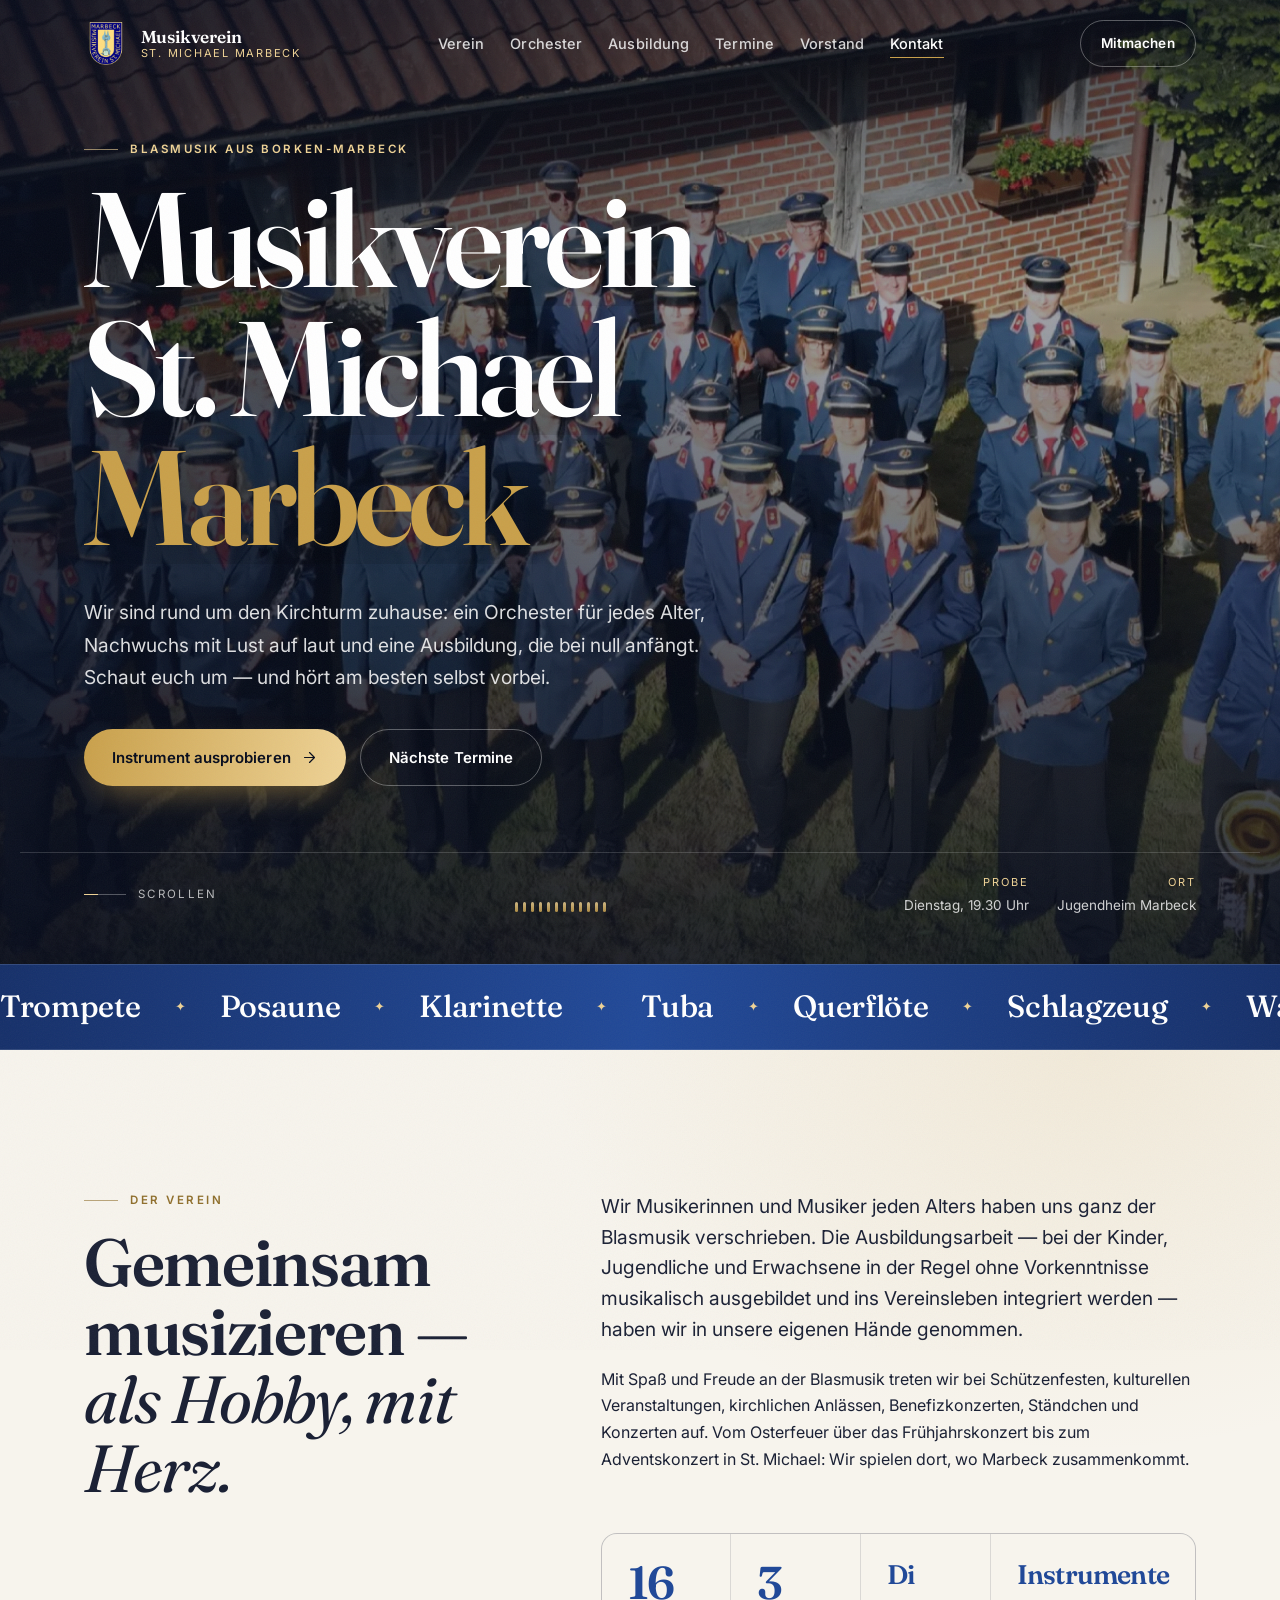
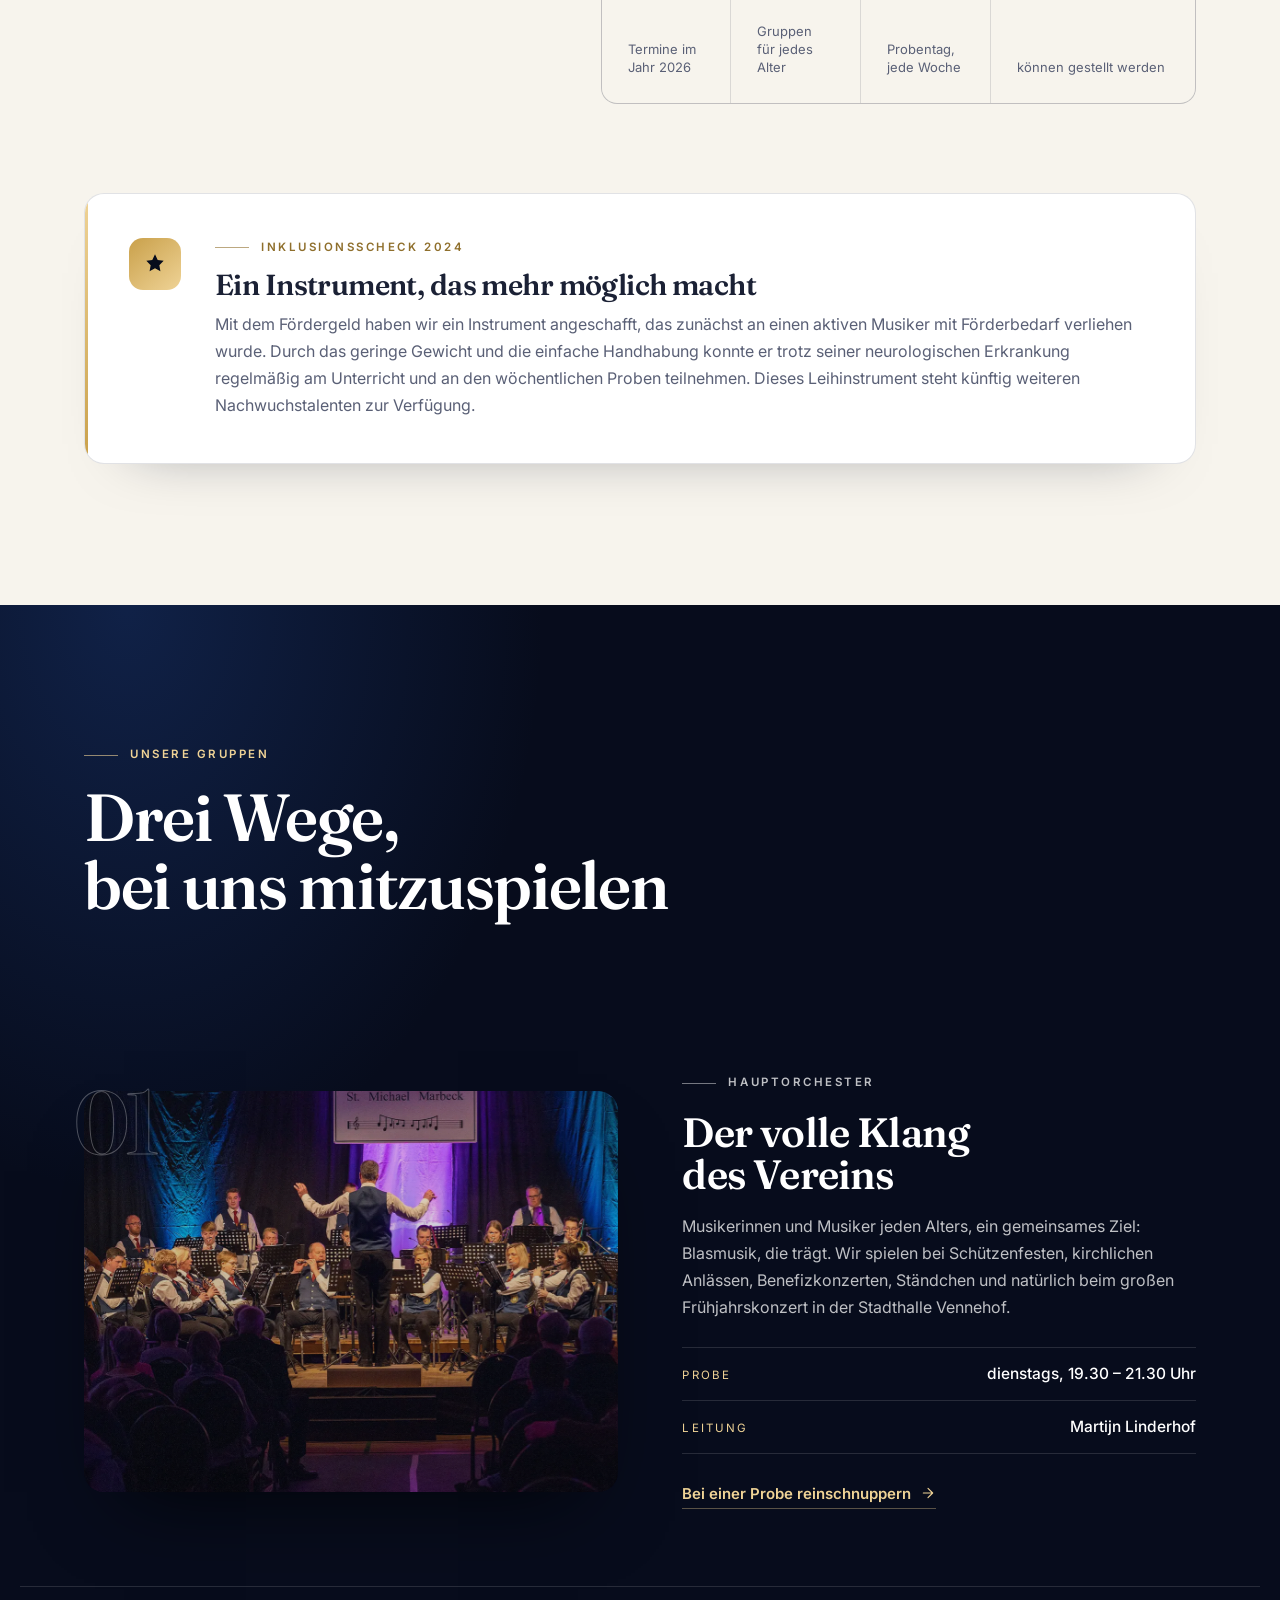
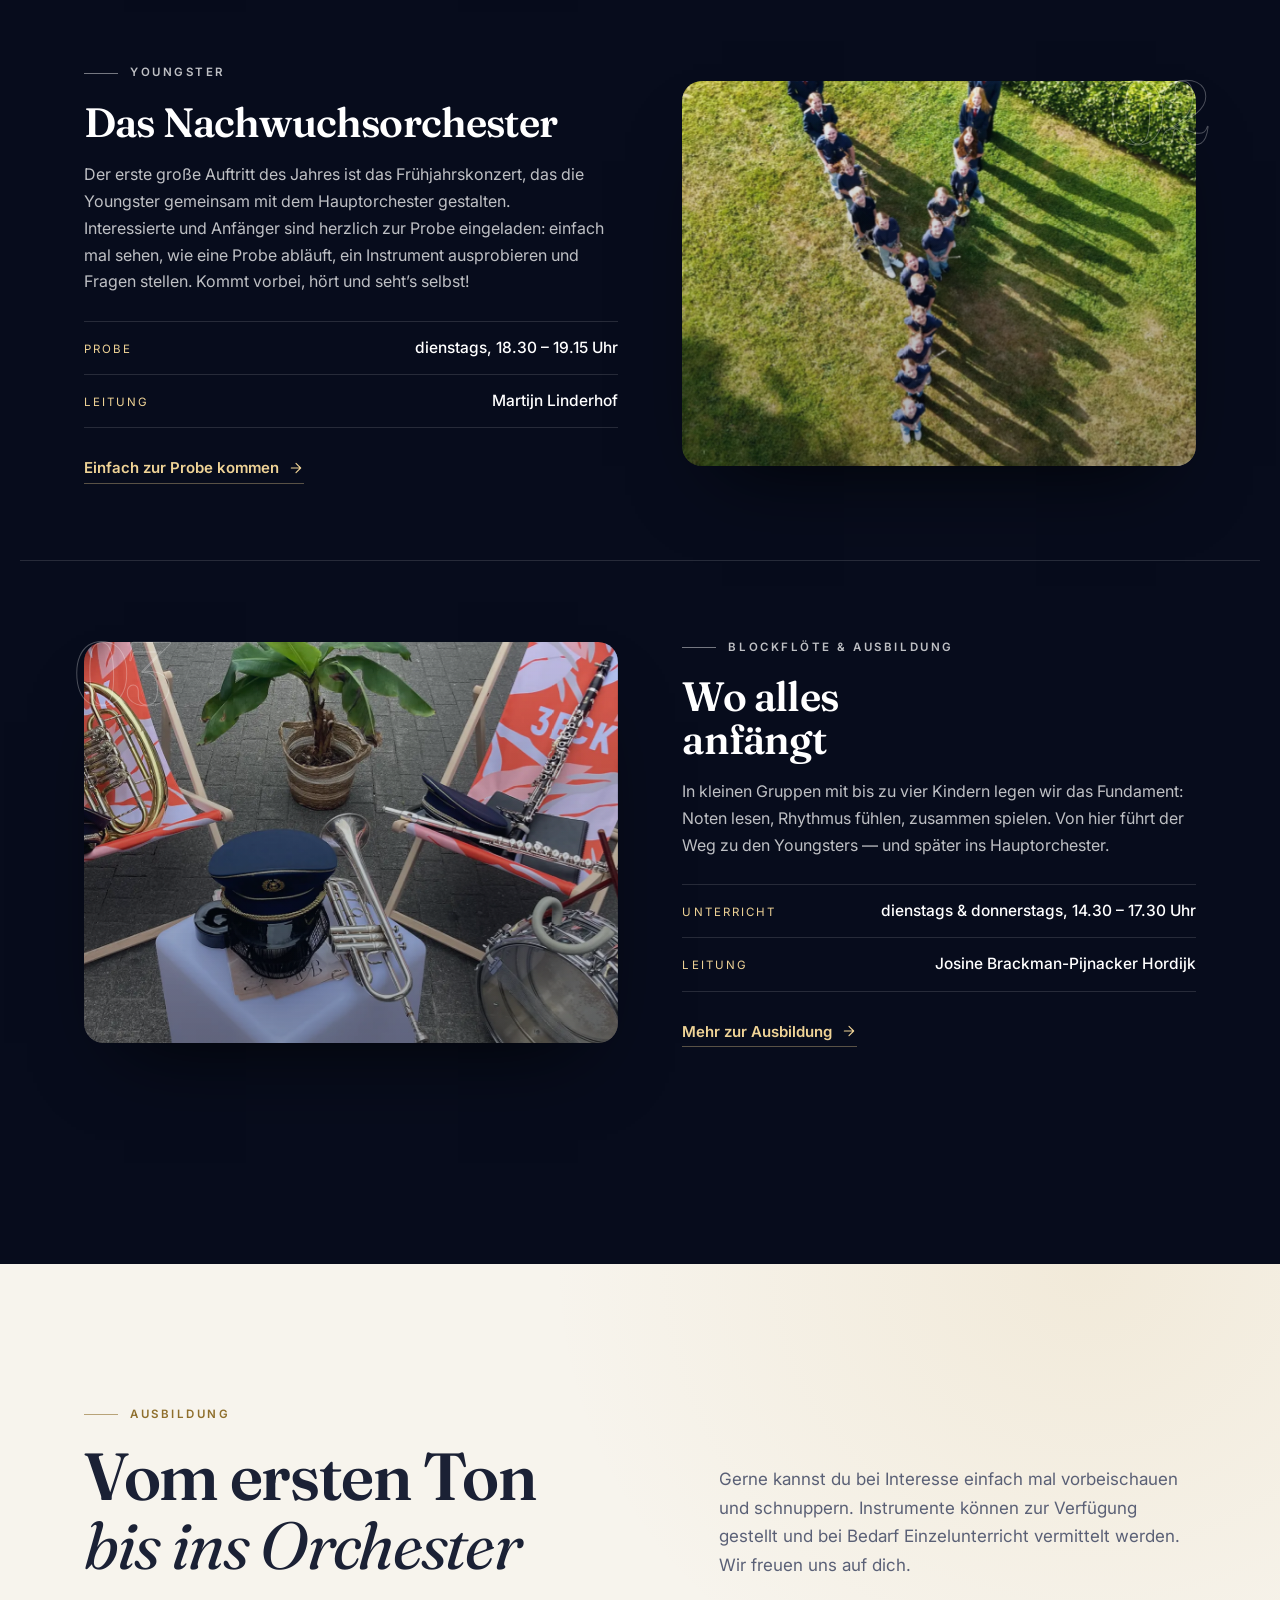
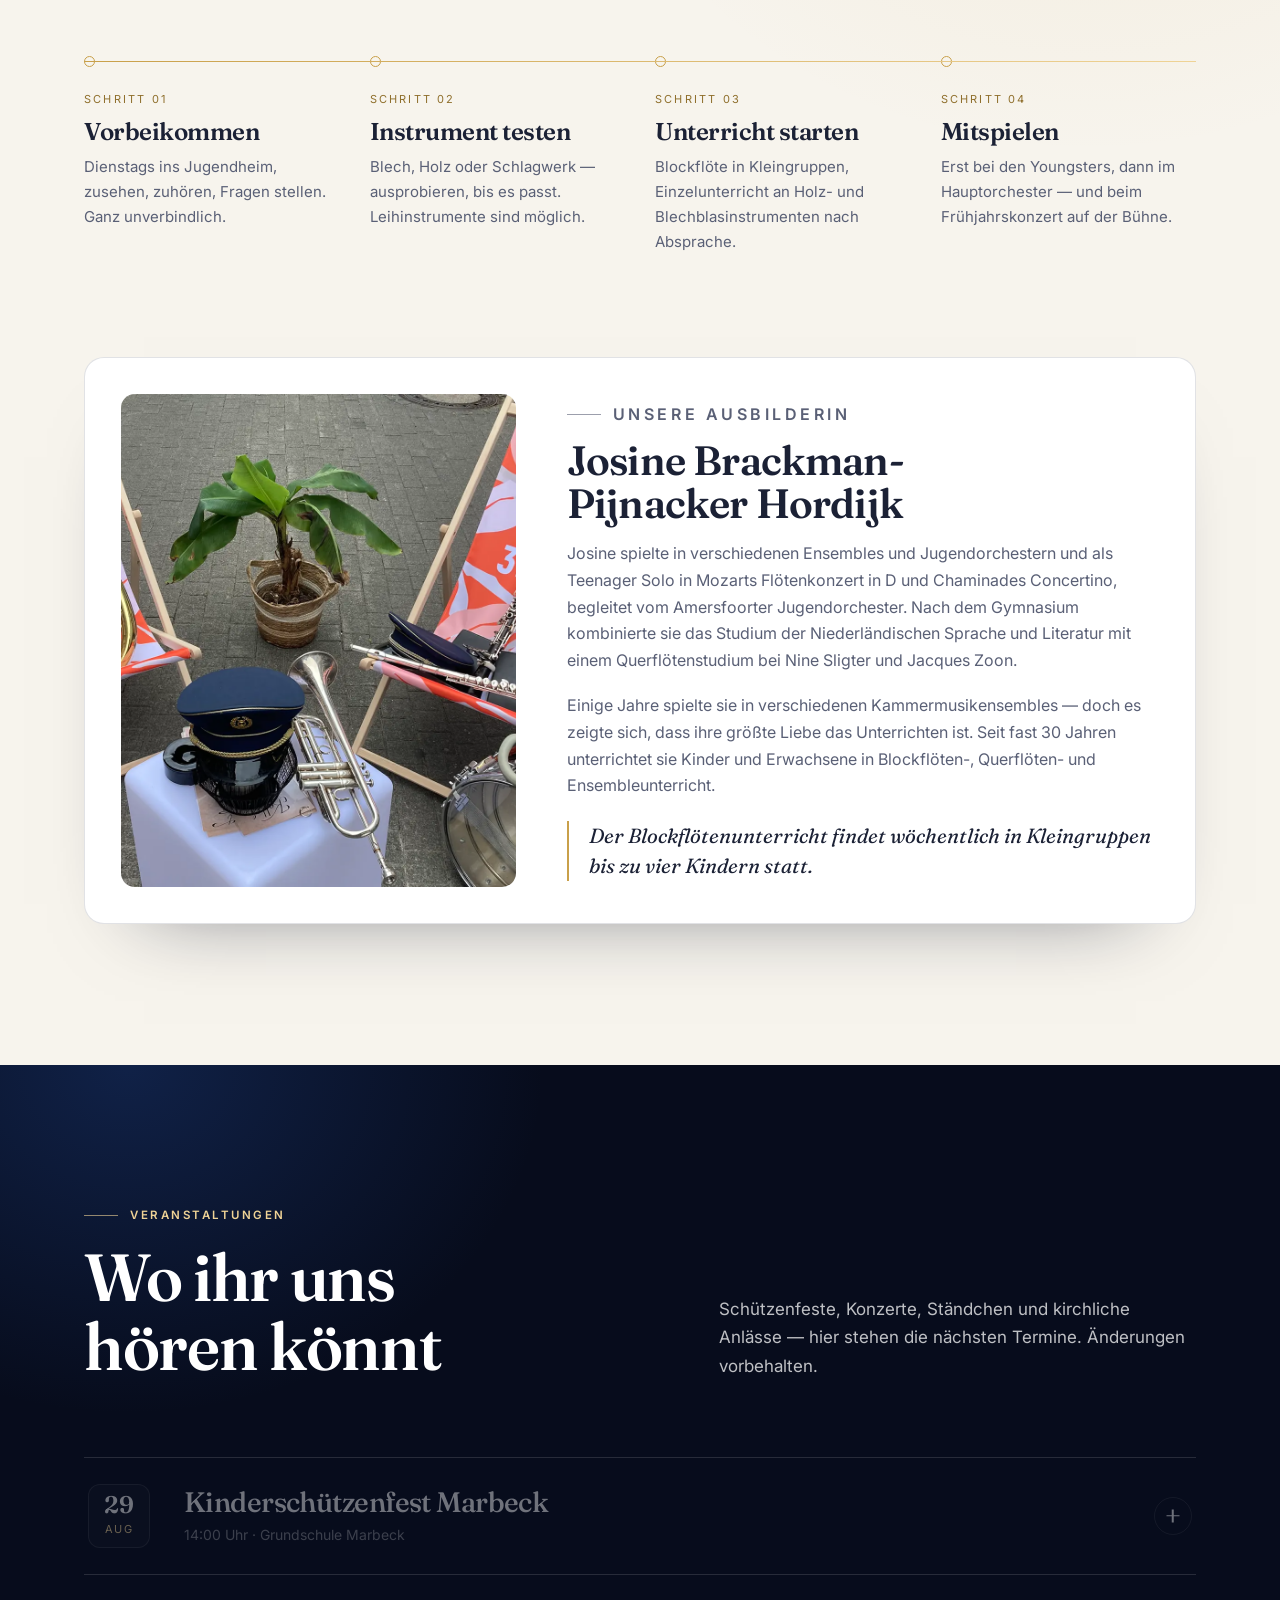
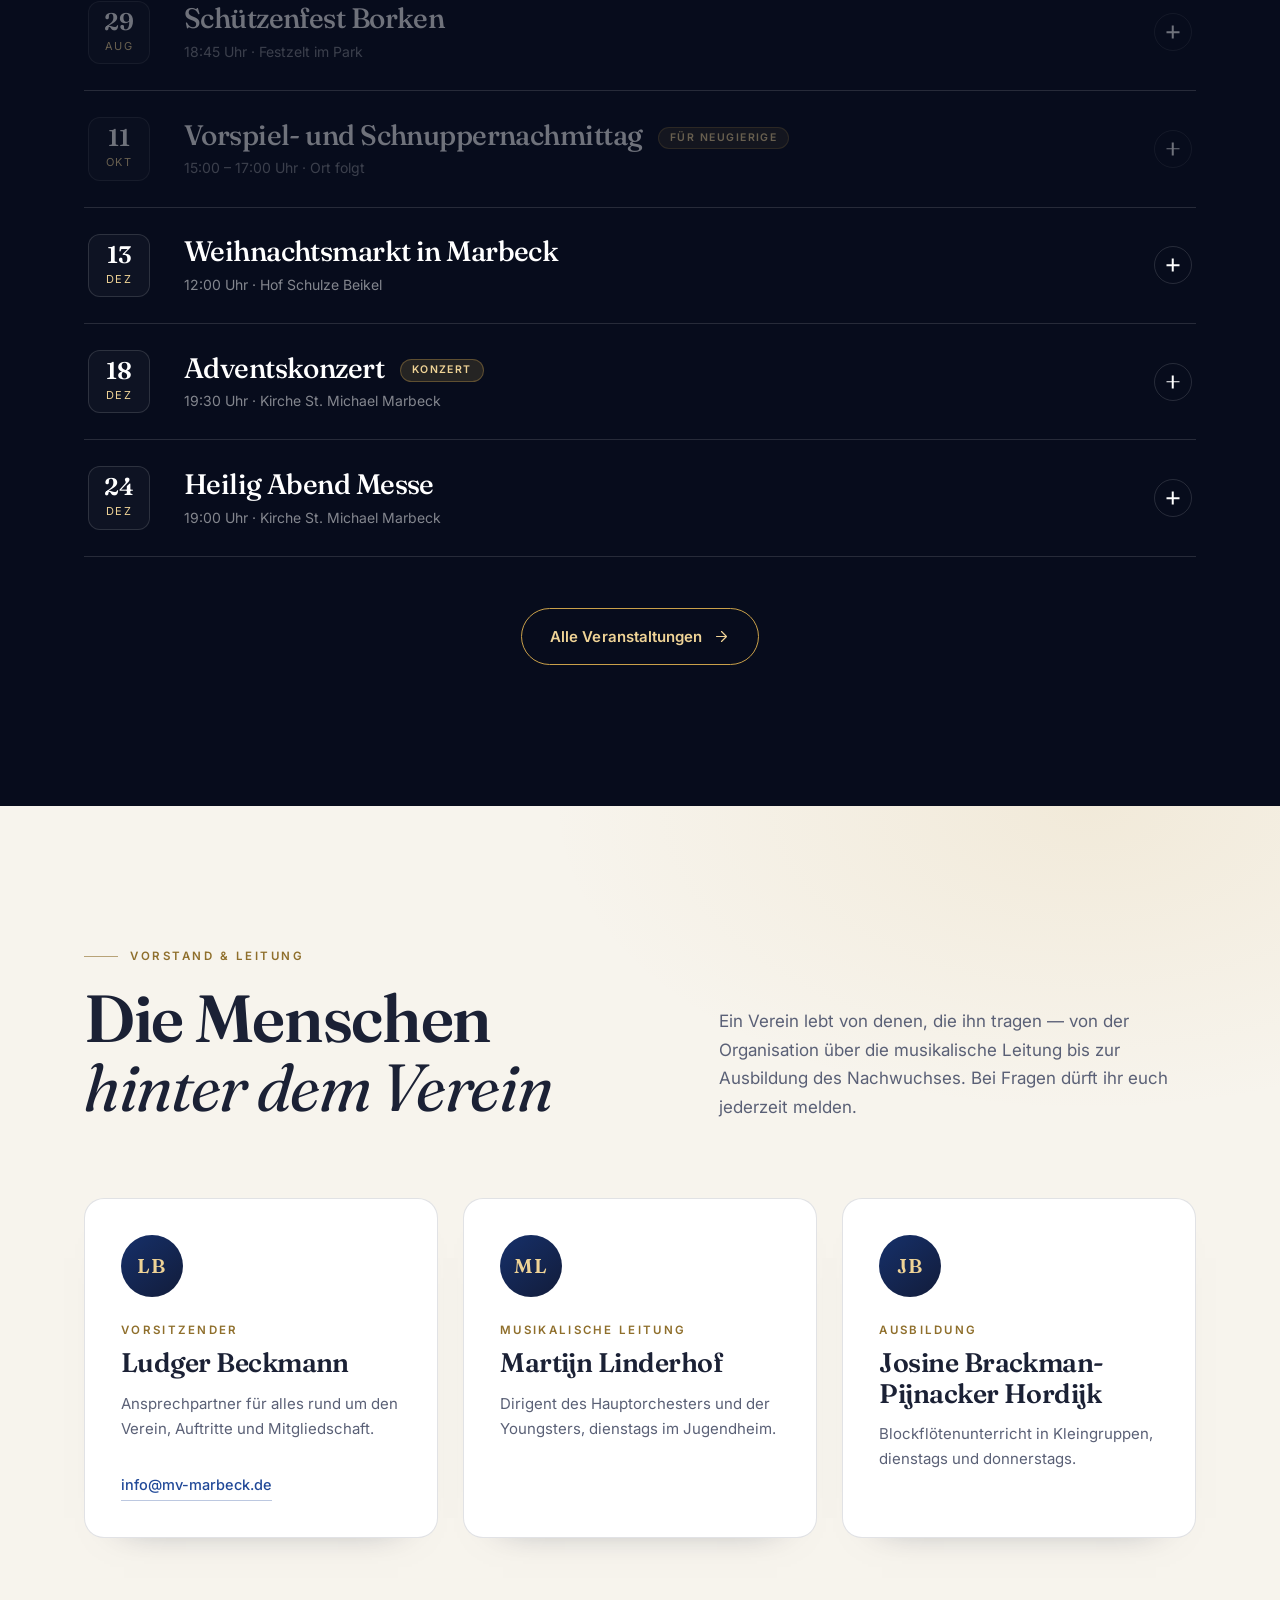
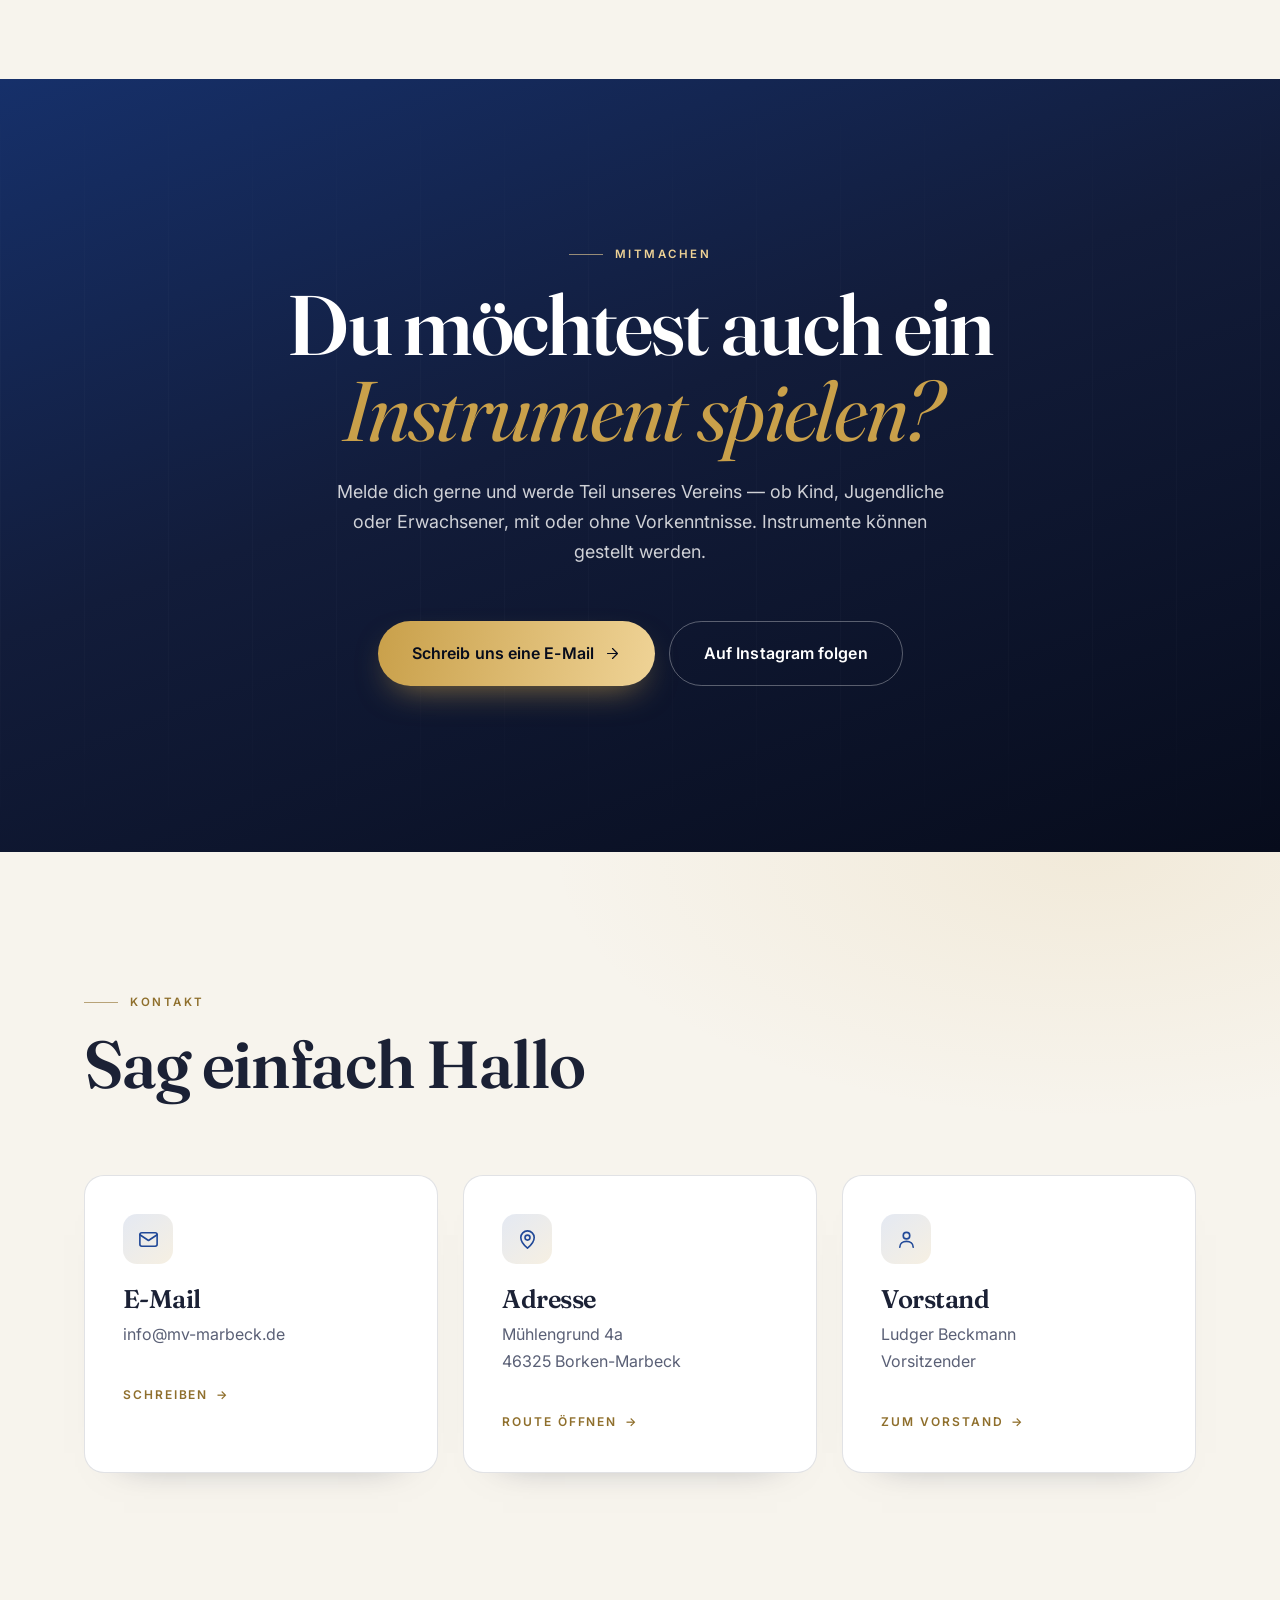
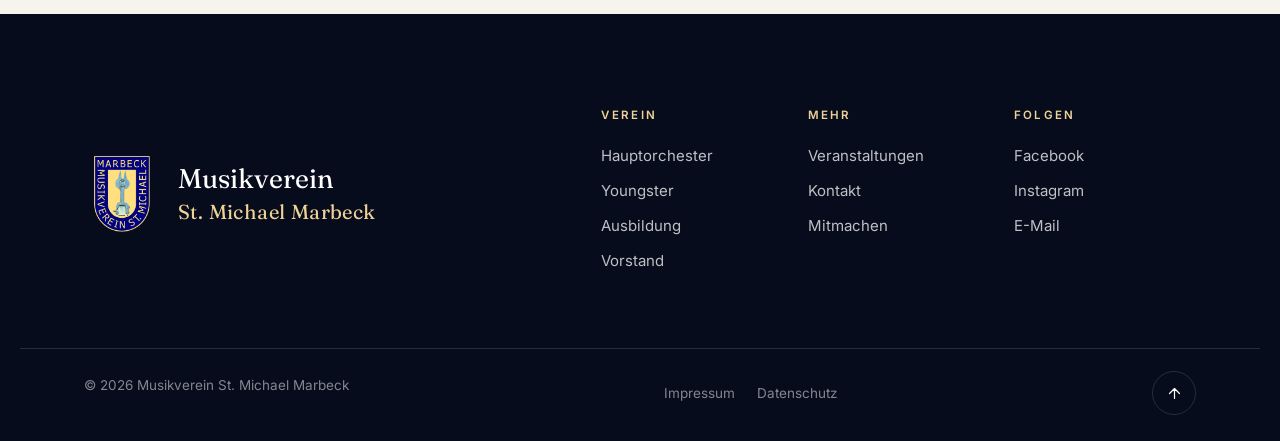
<file: mv-marbeck/index.html>
<!doctype html>
<html lang="de">
<head>
<meta charset="utf-8">
<meta name="viewport" content="width=device-width, initial-scale=1">
<meta name="theme-color" content="#080d1f">
<title>Musikverein St. Michael Marbeck — Blasmusik aus Borken-Marbeck</title>
<meta name="description" content="Der Musikverein St. Michael Marbeck: Hauptorchester, Youngster und musikalische Ausbildung in Borken-Marbeck. Proben dienstags, Auftritte das ganze Jahr — komm vorbei und probier ein Instrument aus.">
<link rel="canonical" href="https://www.mv-marbeck.de/">
<meta property="og:type" content="website">
<meta property="og:site_name" content="Musikverein St. Michael Marbeck">
<meta property="og:title" content="Musikverein St. Michael Marbeck">
<meta property="og:description" content="Blasmusik aus Borken-Marbeck. Hauptorchester, Youngster und Ausbildung für jedes Alter.">
<meta property="og:image" content="https://www.mv-marbeck.de/assets/img/start-background.webp">
<meta property="og:locale" content="de_DE">
<meta name="twitter:card" content="summary_large_image">

<link rel="icon" href="assets/img/logo.png" type="image/png">
<link rel="apple-touch-icon" href="assets/img/logo.png">
<link rel="preconnect" href="https://fonts.googleapis.com">
<link rel="preconnect" href="https://fonts.gstatic.com" crossorigin>
<link href="https://fonts.googleapis.com/css2?family=Fraunces:ital,opsz,wght@0,9..144,300..900;1,9..144,300..900&family=Inter:wght@300;400;500;600;700&display=swap" rel="stylesheet">
<link rel="stylesheet" href="assets/css/style.css">
<link rel="preload" as="image" href="assets/img/start-background.webp">

<script type="application/ld+json">
{
  "@context": "https://schema.org",
  "@type": "MusicGroup",
  "name": "Musikverein St. Michael Marbeck",
  "url": "https://www.mv-marbeck.de/",
  "email": "info@mv-marbeck.de",
  "genre": "Blasmusik",
  "logo": "https://www.mv-marbeck.de/assets/img/logo.png",
  "address": {
    "@type": "PostalAddress",
    "streetAddress": "Mühlengrund 4a",
    "postalCode": "46325",
    "addressLocality": "Borken-Marbeck",
    "addressCountry": "DE"
  },
  "sameAs": [
    "https://www.facebook.com/people/Musikverein-St-Michael-Marbeck/100077005354284/",
    "https://www.instagram.com/musikvereinst.michaelmarbeck/"
  ]
}
</script>
</head>
<body>

<!-- ══ Preloader ══ -->
<div class="preloader" id="preloader" aria-hidden="true">
  <div class="preloader__inner">
    <img src="assets/img/logo.png" alt="" class="preloader__logo">
    <div class="eq" aria-hidden="true"><i></i><i></i><i></i><i></i><i></i><i></i><i></i></div>
  </div>
  <span class="preloader__curtain"></span>
</div>

<div class="grain" aria-hidden="true"></div>
<div class="scrollbar" aria-hidden="true"><span id="scrollbarFill"></span></div>

<a class="skip-link" href="#hauptinhalt">Zum Inhalt springen</a>

<!-- ══ Header ══ -->
<header class="site-header" id="siteHeader">
  <div class="shell site-header__inner">
    <a class="brand" href="#start" aria-label="Startseite Musikverein St. Michael Marbeck">
      <img src="assets/img/logo.png" alt="Wappen des Musikvereins St. Michael Marbeck" width="52" height="52">
      <span class="brand__text">
        <strong>Musikverein</strong>
        <em>St. Michael Marbeck</em>
      </span>
    </a>

    <nav class="nav" id="nav" aria-label="Hauptnavigation">
      <ul>
        <li><a href="#verein" data-nav>Verein</a></li>
        <li><a href="#orchester" data-nav>Orchester</a></li>
        <li><a href="#ausbildung" data-nav>Ausbildung</a></li>
        <li><a href="#termine" data-nav>Termine</a></li>
        <li><a href="#vorstand" data-nav>Vorstand</a></li>
        <li><a href="#kontakt" data-nav>Kontakt</a></li>
      </ul>
    </nav>

    <div class="site-header__actions">
      <a class="btn btn--ghost btn--sm hide-sm" href="#mitmachen" data-magnetic>Mitmachen</a>
      <button class="burger" id="burger" aria-label="Menü öffnen" aria-expanded="false" aria-controls="mobileMenu">
        <span></span><span></span>
      </button>
    </div>
  </div>
</header>

<!-- ══ Mobile Menü ══ -->
<div class="menu" id="mobileMenu" aria-hidden="true">
  <nav class="menu__nav" aria-label="Mobile Navigation">
    <a href="#start" class="menu__link"><span class="menu__num">01</span> Start</a>
    <a href="#verein" class="menu__link"><span class="menu__num">02</span> Verein</a>
    <a href="#orchester" class="menu__link"><span class="menu__num">03</span> Orchester</a>
    <a href="#ausbildung" class="menu__link"><span class="menu__num">04</span> Ausbildung</a>
    <a href="#termine" class="menu__link"><span class="menu__num">05</span> Termine</a>
    <a href="#vorstand" class="menu__link"><span class="menu__num">06</span> Vorstand</a>
    <a href="#kontakt" class="menu__link"><span class="menu__num">07</span> Kontakt</a>
  </nav>
  <div class="menu__foot">
    <a href="mailto:info@mv-marbeck.de">info@mv-marbeck.de</a>
    <div class="socials">
      <a href="https://www.facebook.com/people/Musikverein-St-Michael-Marbeck/100077005354284/" aria-label="Facebook" target="_blank" rel="noopener">Facebook</a>
      <a href="https://www.instagram.com/musikvereinst.michaelmarbeck/" aria-label="Instagram" target="_blank" rel="noopener">Instagram</a>
    </div>
  </div>
</div>

<main id="hauptinhalt">

<!-- ══ Hero ══ -->
<section class="hero" id="start">
  <div class="hero__media" data-parallax="0.18" data-parallax-max="40">
    <img src="assets/img/start-background.webp" alt="Der Musikverein St. Michael Marbeck in blauer Uniform vor dem Heimathaus" class="hero__img">
    <div class="hero__scrim"></div>
  </div>

  <div class="shell hero__content">
    <p class="eyebrow eyebrow--light" data-reveal>Blasmusik aus Borken-Marbeck</p>

    <h1 class="hero__title">
      <span class="line"><span>Musikverein</span></span>
      <span class="line"><span>St. Michael</span></span>
      <span class="line"><span class="accent">Marbeck</span></span>
    </h1>

    <p class="hero__lead" data-reveal data-delay="500">
      Wir sind rund um den Kirchturm zuhause: ein Orchester für jedes Alter, Nachwuchs mit
      Lust auf laut und eine Ausbildung, die bei null anfängt. Schaut euch um — und hört
      am besten selbst vorbei.
    </p>

    <div class="hero__actions" data-reveal data-delay="620">
      <a class="btn btn--brass" href="#mitmachen" data-magnetic>
        <span>Instrument ausprobieren</span>
        <svg viewBox="0 0 24 24" aria-hidden="true"><path d="M5 12h13M12 5l7 7-7 7"/></svg>
      </a>
      <a class="btn btn--ghost" href="#termine" data-magnetic><span>Nächste Termine</span></a>
    </div>
  </div>

  <div class="hero__bottom shell">
    <a href="#verein" class="scroll-cue" aria-label="Nach unten scrollen">
      <span class="scroll-cue__line"><i></i></span>
      <span>Scrollen</span>
    </a>
    <div class="eq eq--hero" aria-hidden="true"><i></i><i></i><i></i><i></i><i></i><i></i><i></i><i></i><i></i><i></i><i></i><i></i></div>
    <ul class="hero__meta">
      <li><span>Probe</span> Dienstag, 19.30 Uhr</li>
      <li><span>Ort</span> Jugendheim Marbeck</li>
    </ul>
  </div>
</section>

<!-- ══ Laufband ══ -->
<div class="marquee" aria-hidden="true">
  <div class="marquee__track" id="marqueeTrack">
    <div class="marquee__group">
      <span>Trompete</span><i>✦</i><span>Posaune</span><i>✦</i><span>Klarinette</span><i>✦</i>
      <span>Tuba</span><i>✦</i><span>Querflöte</span><i>✦</i><span>Schlagzeug</span><i>✦</i>
      <span>Waldhorn</span><i>✦</i><span>Saxophon</span><i>✦</i><span>Blockflöte</span><i>✦</i>
      <span>Tenorhorn</span><i>✦</i>
    </div>
    <div class="marquee__group">
      <span>Trompete</span><i>✦</i><span>Posaune</span><i>✦</i><span>Klarinette</span><i>✦</i>
      <span>Tuba</span><i>✦</i><span>Querflöte</span><i>✦</i><span>Schlagzeug</span><i>✦</i>
      <span>Waldhorn</span><i>✦</i><span>Saxophon</span><i>✦</i><span>Blockflöte</span><i>✦</i>
      <span>Tenorhorn</span><i>✦</i>
    </div>
  </div>
</div>

<!-- ══ Verein / Intro ══ -->
<section class="section section--cream" id="verein">
  <div class="shell intro">
    <div class="intro__side">
      <p class="eyebrow" data-reveal>Der Verein</p>
      <h2 class="h2" data-reveal data-delay="80">
        Gemeinsam musizieren —<br><span class="serif-italic">als Hobby, mit Herz.</span>
      </h2>
    </div>

    <div class="intro__body">
      <p class="lead" data-reveal>
        Wir Musikerinnen und Musiker jeden Alters haben uns ganz der Blasmusik verschrieben.
        Die Ausbildungsarbeit — bei der Kinder, Jugendliche und Erwachsene in der Regel ohne
        Vorkenntnisse musikalisch ausgebildet und ins Vereinsleben integriert werden — haben
        wir in unsere eigenen Hände genommen.
      </p>
      <p data-reveal data-delay="80">
        Mit Spaß und Freude an der Blasmusik treten wir bei Schützenfesten, kulturellen
        Veranstaltungen, kirchlichen Anlässen, Benefizkonzerten, Ständchen und Konzerten auf.
        Vom Osterfeuer über das Frühjahrskonzert bis zum Adventskonzert in St. Michael:
        Wir spielen dort, wo Marbeck zusammenkommt.
      </p>

      <ul class="stats" data-reveal data-delay="140">
        <li>
          <strong data-count="16" data-suffix="">0</strong>
          <span>Termine im Jahr 2026</span>
        </li>
        <li>
          <strong data-count="3">0</strong>
          <span>Gruppen für jedes Alter</span>
        </li>
        <li>
          <strong class="no-count">Di</strong>
          <span>Probentag, jede Woche</span>
        </li>
        <li>
          <strong class="no-count">Instrumente</strong>
          <span>können gestellt werden</span>
        </li>
      </ul>
    </div>
  </div>

  <!-- Inklusions-Karte -->
  <div class="shell">
    <article class="note" data-reveal>
      <div class="note__badge" aria-hidden="true">
        <svg viewBox="0 0 24 24"><path d="M12 3l2.5 5.3 5.5.8-4 4 1 5.6L12 16l-5 2.7 1-5.6-4-4 5.5-.8z"/></svg>
      </div>
      <div class="note__body">
        <p class="eyebrow eyebrow--sm">Inklusionsscheck 2024</p>
        <h3>Ein Instrument, das mehr möglich macht</h3>
        <p>
          Mit dem Fördergeld haben wir ein Instrument angeschafft, das zunächst an einen aktiven
          Musiker mit Förderbedarf verliehen wurde. Durch das geringe Gewicht und die einfache
          Handhabung konnte er trotz seiner neurologischen Erkrankung regelmäßig am Unterricht
          und an den wöchentlichen Proben teilnehmen. Dieses Leihinstrument steht künftig weiteren
          Nachwuchstalenten zur Verfügung.
        </p>
      </div>
    </article>
  </div>
</section>

<!-- ══ Orchester ══ -->
<section class="section section--dark" id="orchester">
  <div class="shell">
    <header class="section-head">
      <p class="eyebrow eyebrow--light" data-reveal>Unsere Gruppen</p>
      <h2 class="h2 h2--light" data-reveal data-delay="80">Drei Wege,<br>bei uns mitzuspielen</h2>
    </header>
  </div>

  <!-- Hauptorchester -->
  <article class="feature shell" id="hauptorchester">
    <div class="feature__media" data-reveal>
      <div class="feature__frame">
        <img src="assets/img/hauptorchester1.webp" alt="Das Hauptorchester des Musikvereins beim Auftritt" data-parallax="0.08" data-parallax-max="24" loading="lazy">
      </div>
      <span class="feature__index">01</span>
    </div>
    <div class="feature__body">
      <p class="eyebrow eyebrow--light" data-reveal>Hauptorchester</p>
      <h3 class="h3 h3--light" data-reveal data-delay="60">Der volle Klang<br>des Vereins</h3>
      <p data-reveal data-delay="120">
        Musikerinnen und Musiker jeden Alters, ein gemeinsames Ziel: Blasmusik, die trägt.
        Wir spielen bei Schützenfesten, kirchlichen Anlässen, Benefizkonzerten, Ständchen
        und natürlich beim großen Frühjahrskonzert in der Stadthalle Vennehof.
      </p>
      <div class="probe" data-reveal data-delay="180">
        <div class="probe__row"><span>Probe</span><strong>dienstags, 19.30 – 21.30 Uhr</strong></div>
        <div class="probe__row"><span>Leitung</span><strong>Martijn Linderhof</strong></div>
      </div>
      <a class="link-arrow" href="#mitmachen" data-reveal data-delay="220">
        Bei einer Probe reinschnuppern
        <svg viewBox="0 0 24 24" aria-hidden="true"><path d="M5 12h13M12 5l7 7-7 7"/></svg>
      </a>
    </div>
  </article>

  <!-- Youngster -->
  <article class="feature feature--rev shell" id="youngster">
    <div class="feature__media" data-reveal>
      <div class="feature__frame">
        <img src="assets/img/youngster1.webp" alt="Die Youngster des Musikvereins bei der Probe" data-parallax="0.08" data-parallax-max="24" loading="lazy">
      </div>
      <span class="feature__index">02</span>
    </div>
    <div class="feature__body">
      <p class="eyebrow eyebrow--light" data-reveal>Youngster</p>
      <h3 class="h3 h3--light" data-reveal data-delay="60">Das Nachwuchs&shy;orchester</h3>
      <p data-reveal data-delay="120">
        Der erste große Auftritt des Jahres ist das Frühjahrskonzert, das die Youngster
        gemeinsam mit dem Hauptorchester gestalten. Interessierte und Anfänger sind herzlich
        zur Probe eingeladen: einfach mal sehen, wie eine Probe abläuft, ein Instrument
        ausprobieren und Fragen stellen. Kommt vorbei, hört und seht’s selbst!
      </p>
      <div class="probe" data-reveal data-delay="180">
        <div class="probe__row"><span>Probe</span><strong>dienstags, 18.30 – 19.15 Uhr</strong></div>
        <div class="probe__row"><span>Leitung</span><strong>Martijn Linderhof</strong></div>
      </div>
      <a class="link-arrow" href="#mitmachen" data-reveal data-delay="220">
        Einfach zur Probe kommen
        <svg viewBox="0 0 24 24" aria-hidden="true"><path d="M5 12h13M12 5l7 7-7 7"/></svg>
      </a>
    </div>
  </article>

  <!-- Blockflöte -->
  <article class="feature shell" id="blockfloete">
    <div class="feature__media" data-reveal>
      <div class="feature__frame">
        <img src="assets/img/ausbildung1.webp" alt="Instrumente des Musikvereins: Tenorhorn, Trompete, Klarinette und Trommel" data-parallax="0.08" data-parallax-max="24" loading="lazy">
      </div>
      <span class="feature__index">03</span>
    </div>
    <div class="feature__body">
      <p class="eyebrow eyebrow--light" data-reveal>Blockflöte &amp; Ausbildung</p>
      <h3 class="h3 h3--light" data-reveal data-delay="60">Wo alles<br>anfängt</h3>
      <p data-reveal data-delay="120">
        In kleinen Gruppen mit bis zu vier Kindern legen wir das Fundament: Noten lesen,
        Rhythmus fühlen, zusammen spielen. Von hier führt der Weg zu den Youngsters — und
        später ins Hauptorchester.
      </p>
      <div class="probe" data-reveal data-delay="180">
        <div class="probe__row"><span>Unterricht</span><strong>dienstags &amp; donnerstags, 14.30 – 17.30 Uhr</strong></div>
        <div class="probe__row"><span>Leitung</span><strong>Josine Brackman-Pijnacker Hordijk</strong></div>
      </div>
      <a class="link-arrow" href="#ausbildung" data-reveal data-delay="220">
        Mehr zur Ausbildung
        <svg viewBox="0 0 24 24" aria-hidden="true"><path d="M5 12h13M12 5l7 7-7 7"/></svg>
      </a>
    </div>
  </article>
</section>

<!-- ══ Ausbildung ══ -->
<section class="section section--cream" id="ausbildung">
  <div class="shell">
    <header class="section-head section-head--split">
      <div>
        <p class="eyebrow" data-reveal>Ausbildung</p>
        <h2 class="h2" data-reveal data-delay="80">Vom ersten Ton<br><span class="serif-italic">bis ins Orchester</span></h2>
      </div>
      <p class="section-head__text" data-reveal data-delay="140">
        Gerne kannst du bei Interesse einfach mal vorbeischauen und schnuppern.
        Instrumente können zur Verfügung gestellt und bei Bedarf Einzelunterricht
        vermittelt werden. Wir freuen uns auf dich.
      </p>
    </header>

    <!-- Weg-Schritte -->
    <ol class="steps" id="steps">
      <li class="step" data-reveal>
        <span class="step__dot"></span>
        <span class="step__num">Schritt 01</span>
        <h3>Vorbeikommen</h3>
        <p>Dienstags ins Jugendheim, zusehen, zuhören, Fragen stellen. Ganz unverbindlich.</p>
      </li>
      <li class="step" data-reveal data-delay="90">
        <span class="step__dot"></span>
        <span class="step__num">Schritt 02</span>
        <h3>Instrument testen</h3>
        <p>Blech, Holz oder Schlagwerk — ausprobieren, bis es passt. Leihinstrumente sind möglich.</p>
      </li>
      <li class="step" data-reveal data-delay="180">
        <span class="step__dot"></span>
        <span class="step__num">Schritt 03</span>
        <h3>Unterricht starten</h3>
        <p>Blockflöte in Kleingruppen, Einzelunterricht an Holz- und Blechblasinstrumenten nach Absprache.</p>
      </li>
      <li class="step" data-reveal data-delay="270">
        <span class="step__dot"></span>
        <span class="step__num">Schritt 04</span>
        <h3>Mitspielen</h3>
        <p>Erst bei den Youngsters, dann im Hauptorchester — und beim Frühjahrskonzert auf der Bühne.</p>
      </li>
    </ol>

    <!-- Porträt Ausbilderin -->
    <article class="portrait" data-reveal>
      <div class="portrait__media">
        <img src="assets/img/ausbildung1.webp" alt="Instrumente des Musikvereins, bereit zum Ausprobieren" loading="lazy">
      </div>
      <div class="portrait__body">
        <p class="eyebrow eyebrow--sm">Unsere Ausbilderin</p>
        <h3 class="h3">Josine Brackman-<br>Pijnacker Hordijk</h3>
        <p>
          Josine spielte in verschiedenen Ensembles und Jugendorchestern und als Teenager Solo in
          Mozarts Flötenkonzert in D und Chaminades Concertino, begleitet vom Amersfoorter
          Jugendorchester. Nach dem Gymnasium kombinierte sie das Studium der Niederländischen
          Sprache und Literatur mit einem Querflötenstudium bei Nine Sligter und Jacques Zoon.
        </p>
        <p>
          Einige Jahre spielte sie in verschiedenen Kammermusikensembles — doch es zeigte sich,
          dass ihre größte Liebe das Unterrichten ist. Seit fast 30 Jahren unterrichtet sie
          Kinder und Erwachsene in Blockflöten-, Querflöten- und Ensembleunterricht.
        </p>
        <blockquote>Der Blockflötenunterricht findet wöchentlich in Kleingruppen bis zu vier Kindern statt.</blockquote>
      </div>
    </article>
  </div>
</section>

<!-- ══ Termine ══ -->
<section class="section section--dark" id="termine">
  <div class="shell">
    <header class="section-head section-head--split">
      <div>
        <p class="eyebrow eyebrow--light" data-reveal>Veranstaltungen</p>
        <h2 class="h2 h2--light" data-reveal data-delay="80">Wo ihr uns<br>hören könnt</h2>
      </div>
      <p class="section-head__text section-head__text--light" data-reveal data-delay="140">
        Schützenfeste, Konzerte, Ständchen und kirchliche Anlässe — hier stehen die nächsten
        Termine. Änderungen vorbehalten.
      </p>
    </header>

    <ul class="events" id="eventList">
      <li class="event" data-date="2026-08-29T14:00">
        <button class="event__head" aria-expanded="false">
          <span class="event__date"><b>29</b><i>Aug</i></span>
          <span class="event__main">
            <span class="event__title">Kinderschützenfest Marbeck</span>
            <span class="event__meta">14:00 Uhr · Grundschule Marbeck</span>
          </span>
          <span class="event__toggle" aria-hidden="true"></span>
        </button>
        <div class="event__panel"><div><p>Marschmusik und Platzkonzert zum Kinderschützenfest.</p></div></div>
      </li>

      <li class="event" data-date="2026-08-29T18:45">
        <button class="event__head" aria-expanded="false">
          <span class="event__date"><b>29</b><i>Aug</i></span>
          <span class="event__main">
            <span class="event__title">Schützenfest Borken</span>
            <span class="event__meta">18:45 Uhr · Festzelt im Park</span>
          </span>
          <span class="event__toggle" aria-hidden="true"></span>
        </button>
        <div class="event__panel"><div><p>Marschmusik und Zapfenstreich am 29.08.2026. Am 30.08.2026 um 14:00 Uhr Parade und Marschmusik auf dem Marktplatz — Marschmusik zum Festumzug.</p></div></div>
      </li>

      <li class="event event--highlight" data-date="2026-10-11T15:00">
        <button class="event__head" aria-expanded="false">
          <span class="event__date"><b>11</b><i>Okt</i></span>
          <span class="event__main">
            <span class="event__title">Vorspiel- und Schnuppernachmittag <span class="tag">Für Neugierige</span></span>
            <span class="event__meta">15:00 – 17:00 Uhr · Ort folgt</span>
          </span>
          <span class="event__toggle" aria-hidden="true"></span>
        </button>
        <div class="event__panel"><div>
          <p>Ihr bekommt eine Vorstellung der Blockflötenkinder und der Youngsters sowie eine anschließende Instrumentenvorführung. Alle Blasinstrumente und das Schlagzeug dürfen ausprobiert werden — testet, was euch gefällt.</p>
          <p>Dazu gibt es Informationen zur musikalischen Ausbildung bei Kaffee, Getränken und Snacks. Wir freuen uns auf euch! <em>(Änderungen vorbehalten)</em></p>
        </div></div>
      </li>

      <li class="event" data-date="2026-12-13T12:00">
        <button class="event__head" aria-expanded="false">
          <span class="event__date"><b>13</b><i>Dez</i></span>
          <span class="event__main">
            <span class="event__title">Weihnachtsmarkt in Marbeck</span>
            <span class="event__meta">12:00 Uhr · Hof Schulze Beikel</span>
          </span>
          <span class="event__toggle" aria-hidden="true"></span>
        </button>
        <div class="event__panel"><div><p>Von 12:00 bis ca. 13:30 Uhr spielen wir weihnachtliche Lieder auf dem Weihnachtsmarkt in Marbeck.</p></div></div>
      </li>

      <li class="event event--highlight" data-date="2026-12-18T19:30">
        <button class="event__head" aria-expanded="false">
          <span class="event__date"><b>18</b><i>Dez</i></span>
          <span class="event__main">
            <span class="event__title">Adventskonzert <span class="tag">Konzert</span></span>
            <span class="event__meta">19:30 Uhr · Kirche St. Michael Marbeck</span>
          </span>
          <span class="event__toggle" aria-hidden="true"></span>
        </button>
        <div class="event__panel"><div>
          <p>Der Musikverein St. Michael Marbeck lädt zum diesjährigen Adventskonzert in die Marbecker Kirche ein. Die Youngsters beginnen mit stimmungsvollen und harmonischen Stücken, anschließend entführt euch das Hauptorchester in eine zauberhafte Musikwelt.</p>
          <p>Natürlich werden auch bekannte Weihnachts- und Adventslieder gespielt, bei denen das Publikum kräftig mitsingen darf. Im Anschluss gibt es einen gemeinsamen Umtrunk im Jugendheim.</p>
        </div></div>
      </li>

      <li class="event" data-date="2026-12-24T19:00">
        <button class="event__head" aria-expanded="false">
          <span class="event__date"><b>24</b><i>Dez</i></span>
          <span class="event__main">
            <span class="event__title">Heilig Abend Messe</span>
            <span class="event__meta">19:00 Uhr · Kirche St. Michael Marbeck</span>
          </span>
          <span class="event__toggle" aria-hidden="true"></span>
        </button>
        <div class="event__panel"><div><p>Musikalische Begleitung zur Messe am Heiligen Abend.</p></div></div>
      </li>
    </ul>

    <div class="events__more" data-reveal>
      <a class="btn btn--outline" href="veranstaltungen.html" data-magnetic>
        <span>Alle Veranstaltungen</span>
        <svg viewBox="0 0 24 24" aria-hidden="true"><path d="M5 12h13M12 5l7 7-7 7"/></svg>
      </a>
    </div>
  </div>
</section>

<!-- ══ Vorstand ══ -->
<section class="section section--cream" id="vorstand">
  <div class="shell">
    <header class="section-head section-head--split">
      <div>
        <p class="eyebrow" data-reveal>Vorstand &amp; Leitung</p>
        <h2 class="h2" data-reveal data-delay="80">Die Menschen<br><span class="serif-italic">hinter dem Verein</span></h2>
      </div>
      <p class="section-head__text" data-reveal data-delay="140">
        Ein Verein lebt von denen, die ihn tragen — von der Organisation über die
        musikalische Leitung bis zur Ausbildung des Nachwuchses. Bei Fragen dürft ihr
        euch jederzeit melden.
      </p>
    </header>

    <ul class="board">
      <li class="board__card" data-reveal data-tilt>
        <span class="board__monogram" aria-hidden="true">LB</span>
        <p class="board__role">Vorsitzender</p>
        <h3 class="board__name">Ludger Beckmann</h3>
        <p class="board__note">Ansprechpartner für alles rund um den Verein, Auftritte und Mitgliedschaft.</p>
        <a class="board__mail" href="mailto:info@mv-marbeck.de">info@mv-marbeck.de</a>
      </li>

      <li class="board__card" data-reveal data-delay="90" data-tilt>
        <span class="board__monogram" aria-hidden="true">ML</span>
        <p class="board__role">Musikalische Leitung</p>
        <h3 class="board__name">Martijn Linderhof</h3>
        <p class="board__note">Dirigent des Hauptorchesters und der Youngsters, dienstags im Jugendheim.</p>
      </li>

      <li class="board__card" data-reveal data-delay="180" data-tilt>
        <span class="board__monogram" aria-hidden="true">JB</span>
        <p class="board__role">Ausbildung</p>
        <h3 class="board__name">Josine Brackman-<br>Pijnacker Hordijk</h3>
        <p class="board__note">Blockflötenunterricht in Kleingruppen, dienstags und donnerstags.</p>
      </li>

      <!-- ────────────────────────────────────────────────────────────────
           Weitere Vorstandsmitglieder ergänzen: Block kopieren, Kürzel im
           Monogramm (zwei Buchstaben), Amt, Name und Beschreibung eintragen.
           Die Karten ordnen sich automatisch an.

      <li class="board__card" data-reveal data-tilt>
        <span class="board__monogram" aria-hidden="true">XY</span>
        <p class="board__role">2. Vorsitzende/r</p>
        <h3 class="board__name">Vorname Nachname</h3>
        <p class="board__note">Kurze Beschreibung des Aufgabenbereichs.</p>
      </li>
      ──────────────────────────────────────────────────────────────── -->
    </ul>
  </div>
</section>

<!-- ══ Mitmachen / CTA ══ -->
<section class="cta" id="mitmachen">
  <div class="cta__spot" id="ctaSpot" aria-hidden="true"></div>
  <div class="shell cta__inner">
    <p class="eyebrow eyebrow--light" data-reveal>Mitmachen</p>
    <h2 class="cta__title" data-reveal data-delay="80">
      Du möchtest auch ein<br><span class="serif-italic accent">Instrument spielen?</span>
    </h2>
    <p class="cta__text" data-reveal data-delay="140">
      Melde dich gerne und werde Teil unseres Vereins — ob Kind, Jugendliche oder Erwachsener,
      mit oder ohne Vorkenntnisse. Instrumente können gestellt werden.
    </p>
    <div class="cta__actions" data-reveal data-delay="200">
      <a class="btn btn--brass btn--lg" href="mailto:info@mv-marbeck.de?subject=Ich%20m%C3%B6chte%20ein%20Instrument%20lernen" data-magnetic>
        <span>Schreib uns eine E-Mail</span>
        <svg viewBox="0 0 24 24" aria-hidden="true"><path d="M5 12h13M12 5l7 7-7 7"/></svg>
      </a>
      <a class="btn btn--ghost btn--lg" href="https://www.instagram.com/musikvereinst.michaelmarbeck/" target="_blank" rel="noopener" data-magnetic><span>Auf Instagram folgen</span></a>
    </div>
  </div>
</section>

<!-- ══ Kontakt ══ -->
<section class="section section--cream" id="kontakt">
  <div class="shell">
    <header class="section-head">
      <p class="eyebrow" data-reveal>Kontakt</p>
      <h2 class="h2" data-reveal data-delay="80">Sag einfach Hallo</h2>
    </header>

    <div class="contact">
      <a class="contact__card" href="mailto:info@mv-marbeck.de" data-reveal data-tilt>
        <span class="contact__icon" aria-hidden="true">
          <svg viewBox="0 0 24 24"><rect x="3" y="5" width="18" height="14" rx="2"/><path d="M3 7l9 6 9-6"/></svg>
        </span>
        <h3>E-Mail</h3>
        <p>info@mv-marbeck.de</p>
        <span class="contact__go">Schreiben</span>
      </a>

      <a class="contact__card" href="https://www.google.com/maps/search/?api=1&query=M%C3%BChlengrund+4a+46325+Borken-Marbeck" target="_blank" rel="noopener" data-reveal data-delay="90" data-tilt>
        <span class="contact__icon" aria-hidden="true">
          <svg viewBox="0 0 24 24"><path d="M12 21s7-5.5 7-11a7 7 0 10-14 0c0 5.5 7 11 7 11z"/><circle cx="12" cy="10" r="2.6"/></svg>
        </span>
        <h3>Adresse</h3>
        <p>Mühlengrund 4a<br>46325 Borken-Marbeck</p>
        <span class="contact__go">Route öffnen</span>
      </a>

      <a class="contact__card" href="#vorstand" data-reveal data-delay="180" data-tilt>
        <span class="contact__icon" aria-hidden="true">
          <svg viewBox="0 0 24 24"><circle cx="12" cy="8" r="3.4"/><path d="M5 20c0-3.6 3.1-6 7-6s7 2.4 7 6"/></svg>
        </span>
        <h3>Vorstand</h3>
        <p>Ludger Beckmann<br>Vorsitzender</p>
        <span class="contact__go">Zum Vorstand</span>
      </a>
    </div>
  </div>
</section>

</main>

<!-- ══ Footer ══ -->
<footer class="footer">
  <div class="shell footer__top">
    <div class="footer__brand">
      <img src="assets/img/logo.png" alt="Wappen des Musikvereins St. Michael Marbeck" width="76" height="76" loading="lazy">
      <p>Musikverein<br><span>St. Michael Marbeck</span></p>
    </div>

    <nav class="footer__nav" aria-label="Fußzeilennavigation">
      <div>
        <h4>Verein</h4>
        <a href="#hauptorchester">Hauptorchester</a>
        <a href="#youngster">Youngster</a>
        <a href="#ausbildung">Ausbildung</a>
        <a href="#vorstand">Vorstand</a>
      </div>
      <div>
        <h4>Mehr</h4>
        <a href="veranstaltungen.html">Veranstaltungen</a>
        <a href="#kontakt">Kontakt</a>
        <a href="#mitmachen">Mitmachen</a>
      </div>
      <div>
        <h4>Folgen</h4>
        <a href="https://www.facebook.com/people/Musikverein-St-Michael-Marbeck/100077005354284/" target="_blank" rel="noopener">Facebook</a>
        <a href="https://www.instagram.com/musikvereinst.michaelmarbeck/" target="_blank" rel="noopener">Instagram</a>
        <a href="mailto:info@mv-marbeck.de">E-Mail</a>
      </div>
    </nav>
  </div>

  <div class="shell footer__bottom">
    <p>© <span id="year">2026</span> Musikverein St. Michael Marbeck</p>
    <div class="footer__legal">
      <a href="impressum.html">Impressum</a>
      <a href="datenschutz.html">Datenschutz</a>
    </div>
    <button class="to-top" id="toTop" aria-label="Nach oben">
      <svg viewBox="0 0 24 24" aria-hidden="true"><path d="M12 19V5M5 12l7-7 7 7"/></svg>
    </button>
  </div>
</footer>

<script src="assets/js/main.js" defer></script>
</body>
</html>
</file>
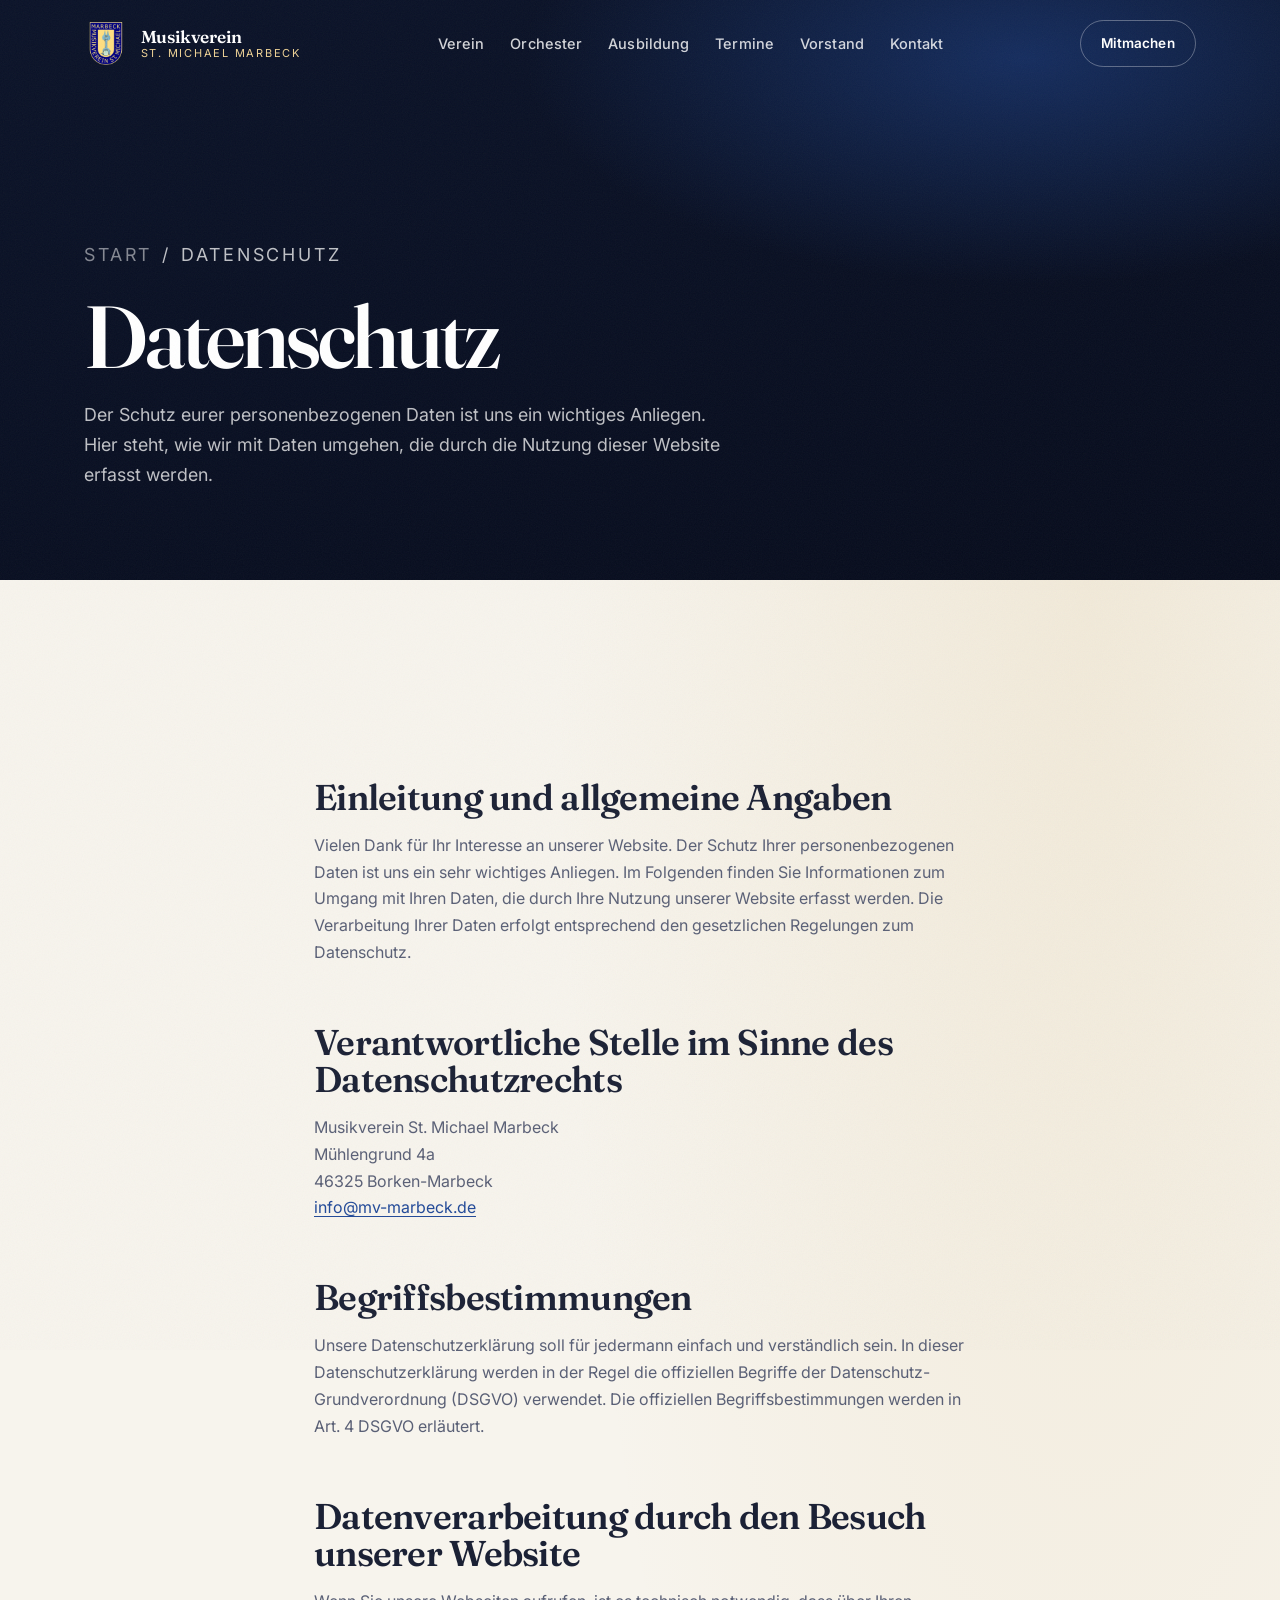
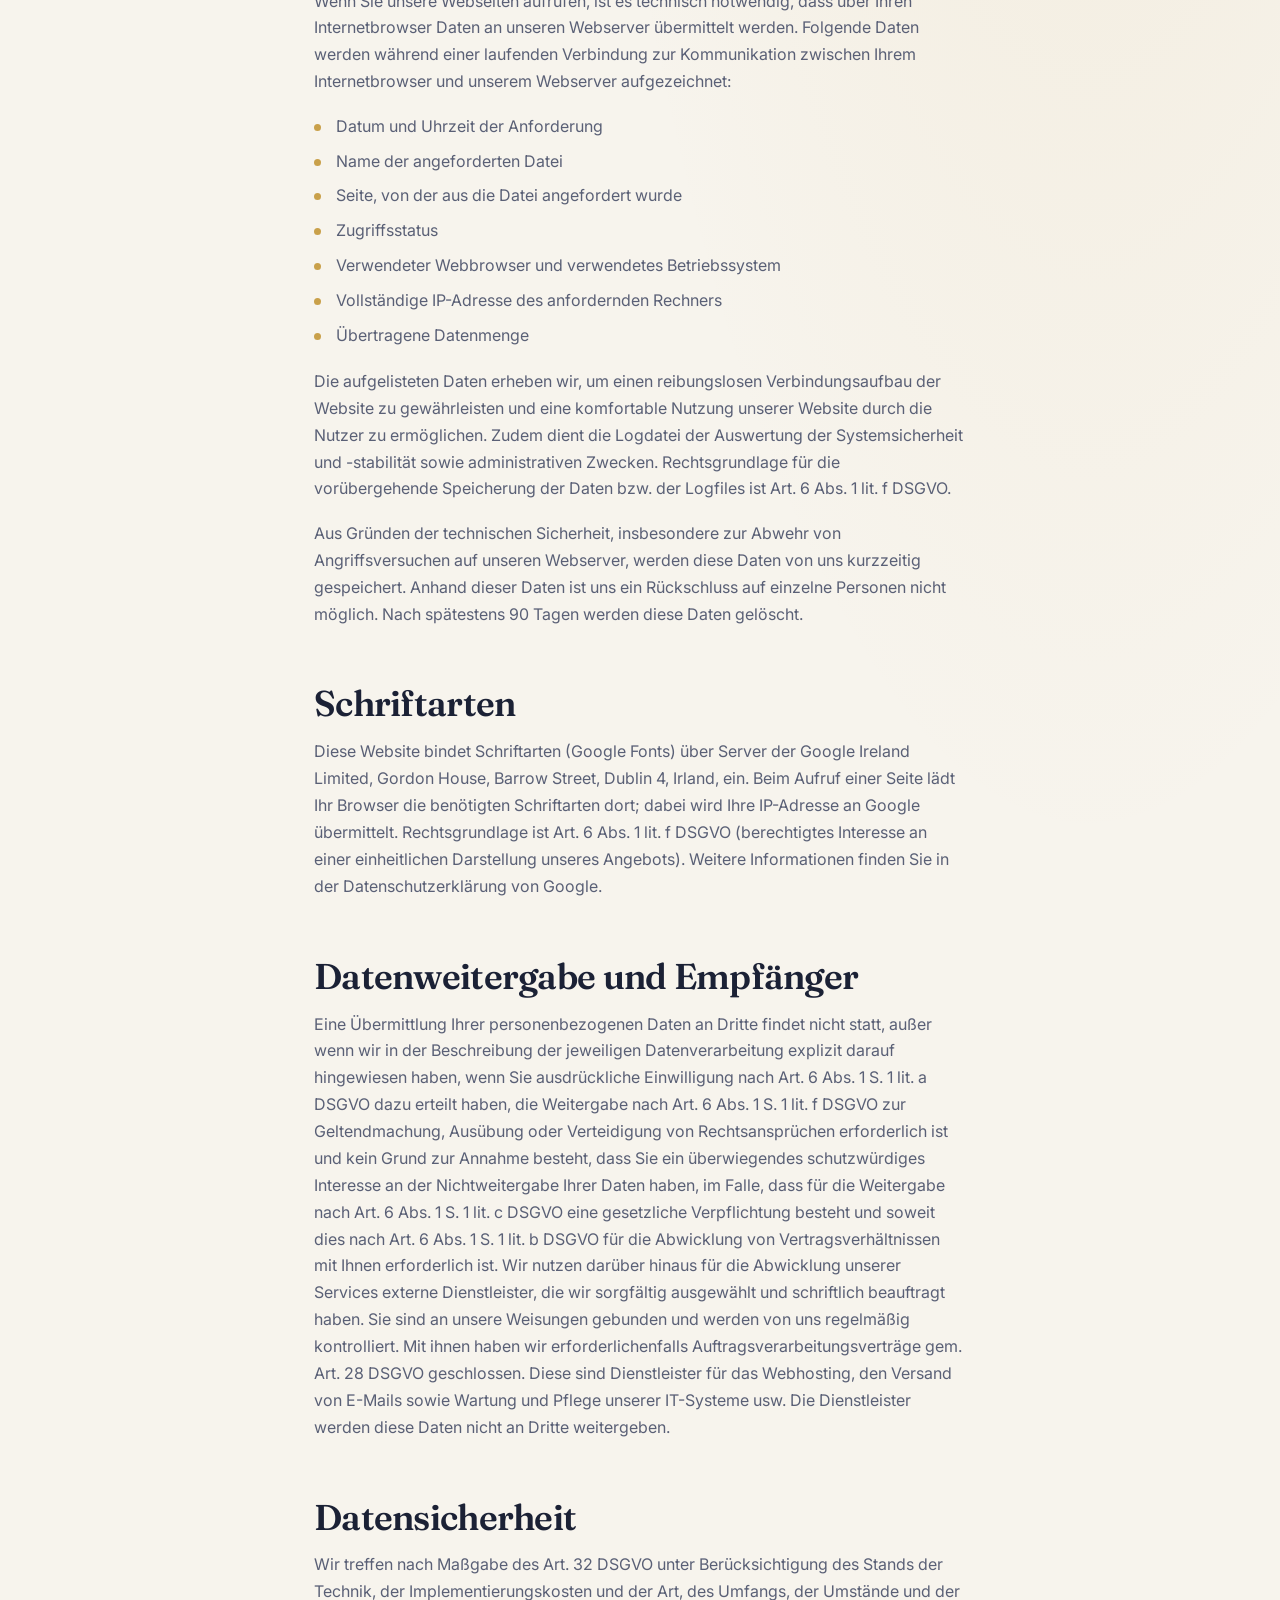
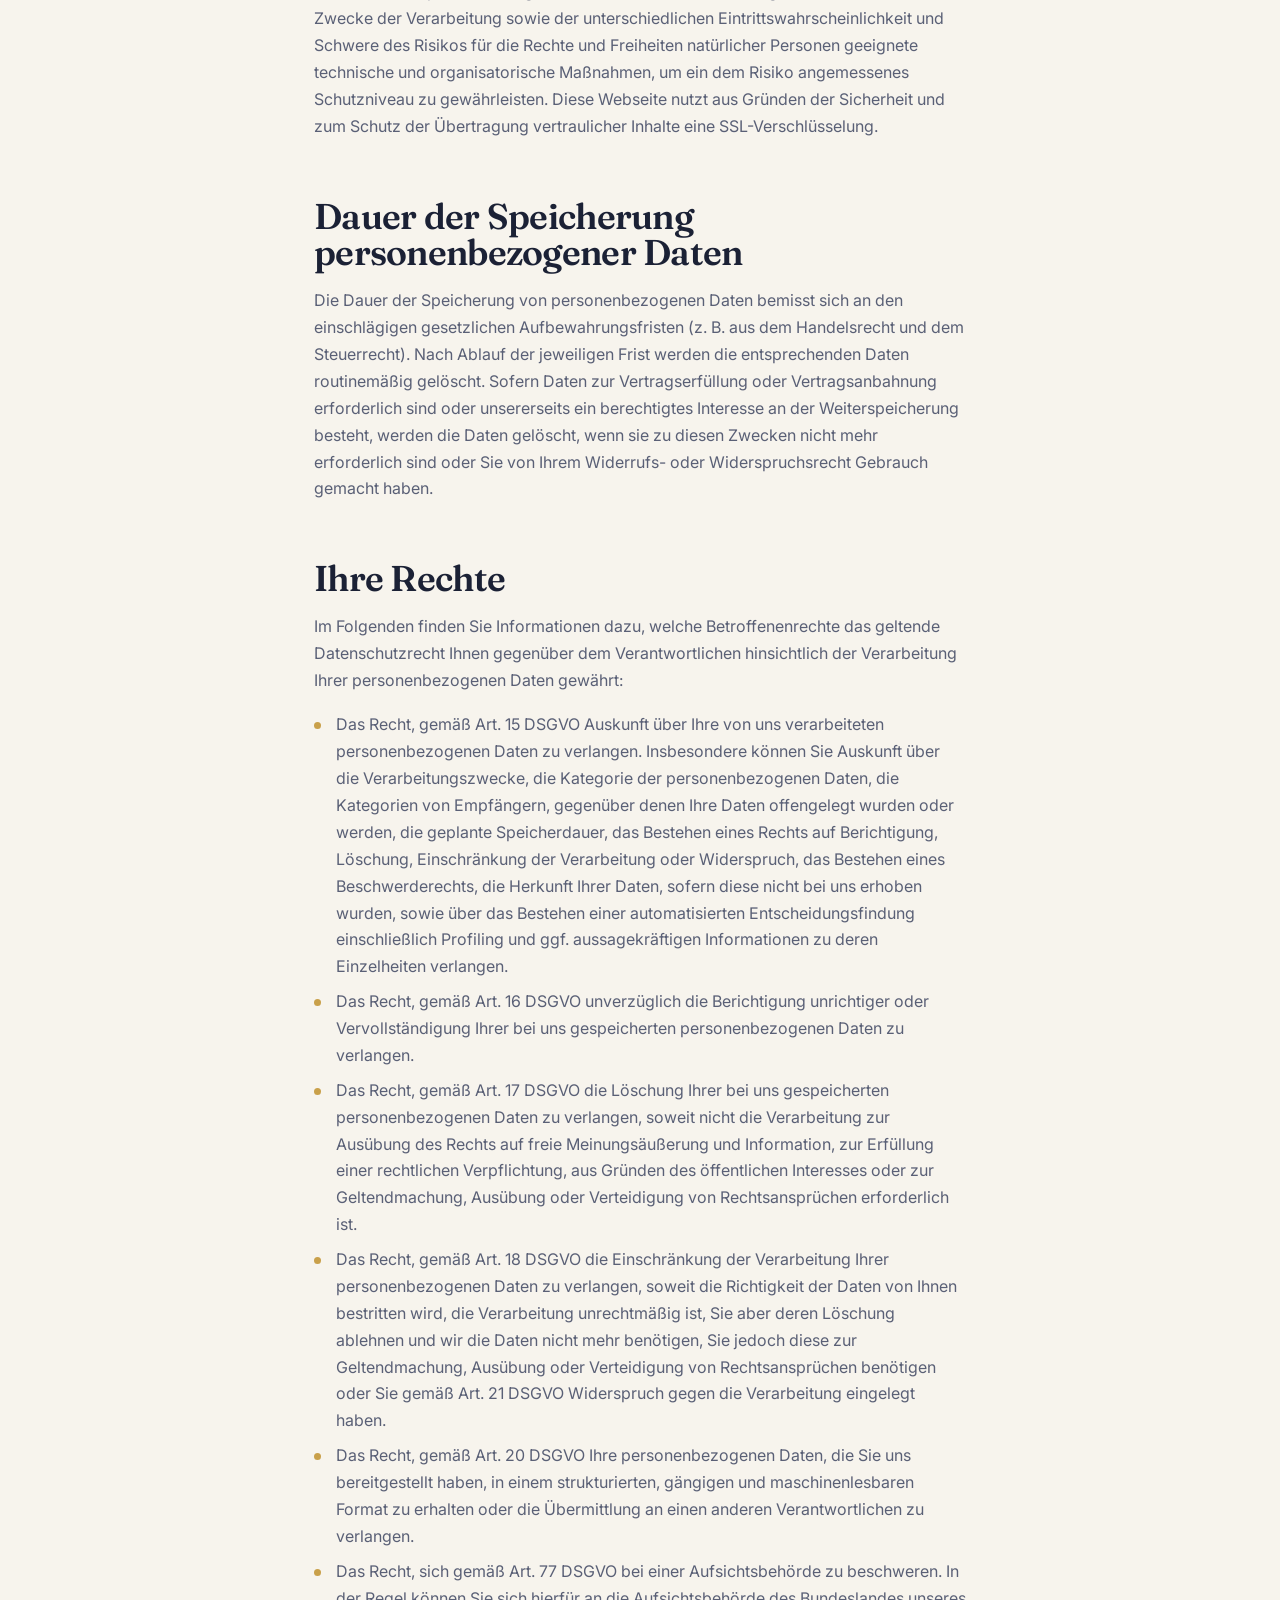
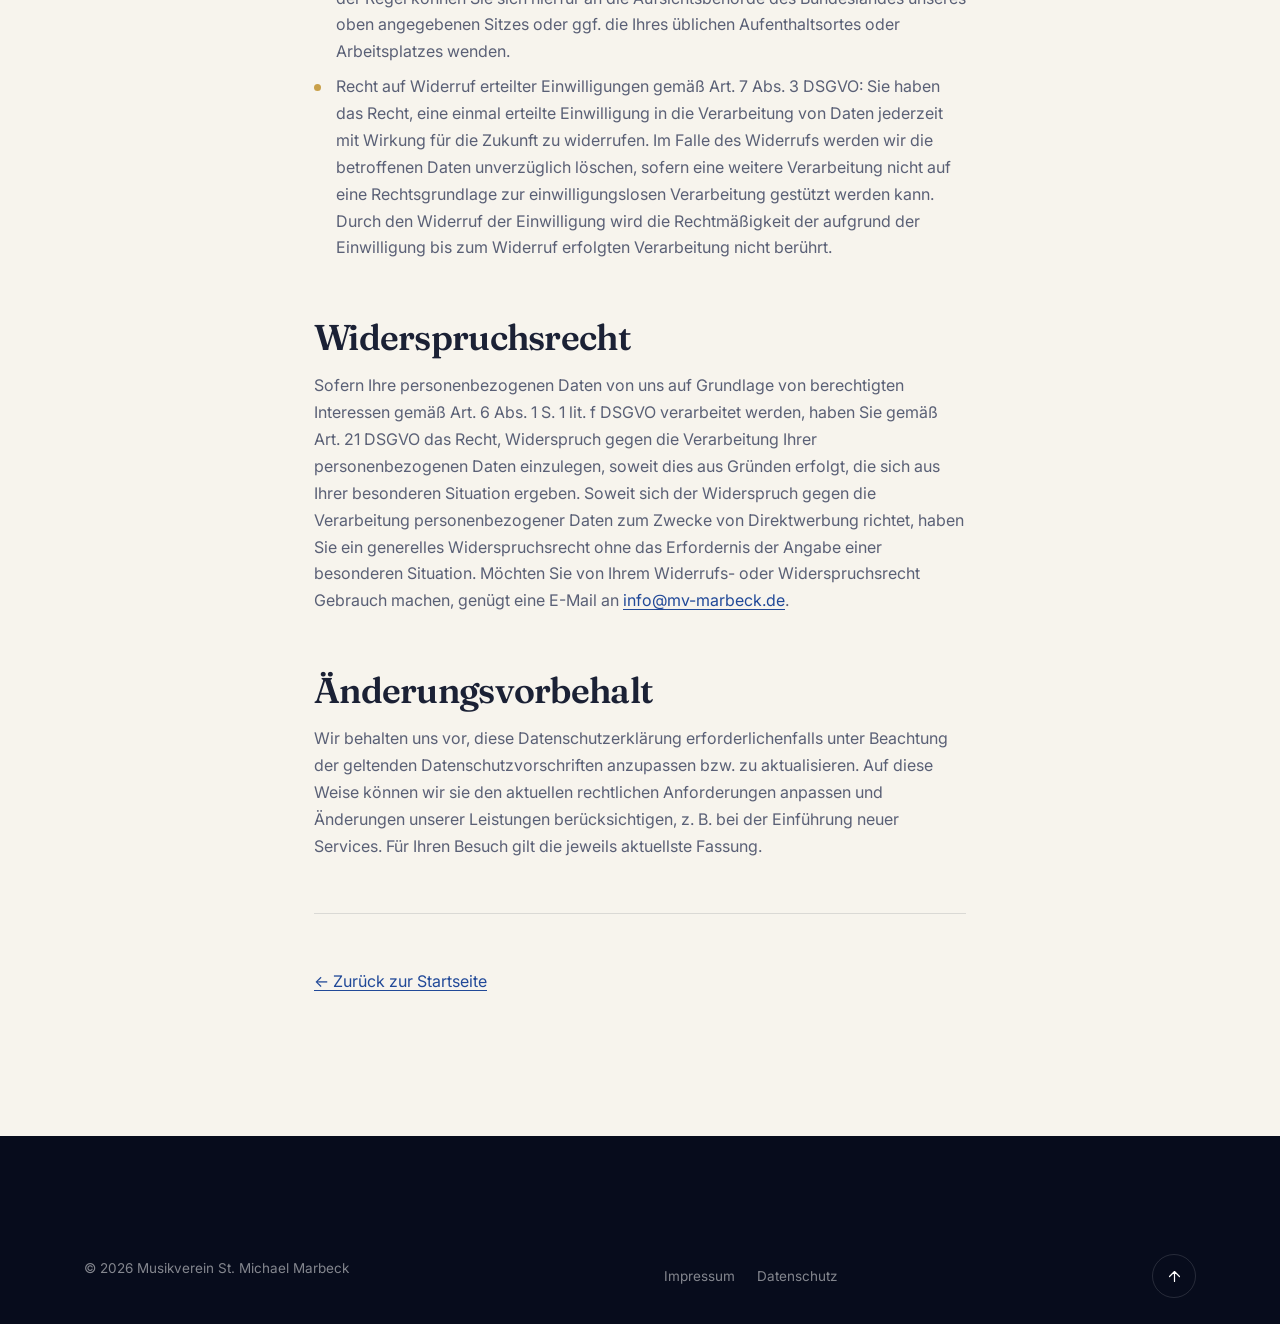
<file: mv-marbeck/datenschutz.html>
<!doctype html>
<html lang="de">
<head>
<meta charset="utf-8">
<meta name="viewport" content="width=device-width, initial-scale=1">
<meta name="theme-color" content="#080d1f">
<title>Datenschutz — Musikverein St. Michael Marbeck</title>
<meta name="description" content="Datenschutzerklärung des Musikvereins St. Michael Marbeck.">
<meta name="robots" content="noindex">
<link rel="icon" href="assets/img/logo.png" type="image/png">
<link rel="preconnect" href="https://fonts.googleapis.com">
<link rel="preconnect" href="https://fonts.gstatic.com" crossorigin>
<link href="https://fonts.googleapis.com/css2?family=Fraunces:ital,opsz,wght@0,9..144,300..900;1,9..144,300..900&family=Inter:wght@300;400;500;600;700&display=swap" rel="stylesheet">
<link rel="stylesheet" href="assets/css/style.css">
</head>
<body>

<div class="grain" aria-hidden="true"></div>
<div class="scrollbar" aria-hidden="true"><span id="scrollbarFill"></span></div>
<a class="skip-link" href="#hauptinhalt">Zum Inhalt springen</a>

<header class="site-header is-scrolled" id="siteHeader">
  <div class="shell site-header__inner">
    <a class="brand" href="index.html" aria-label="Zur Startseite">
      <img src="assets/img/logo.png" alt="Wappen des Musikvereins St. Michael Marbeck" width="52" height="52">
      <span class="brand__text">
        <strong>Musikverein</strong>
        <em>St. Michael Marbeck</em>
      </span>
    </a>
    <nav class="nav" aria-label="Hauptnavigation">
      <ul>
        <li><a href="index.html#verein">Verein</a></li>
        <li><a href="index.html#orchester">Orchester</a></li>
        <li><a href="index.html#ausbildung">Ausbildung</a></li>
        <li><a href="veranstaltungen.html">Termine</a></li>
        <li><a href="index.html#vorstand">Vorstand</a></li>
        <li><a href="index.html#kontakt">Kontakt</a></li>
      </ul>
    </nav>
    <div class="site-header__actions">
      <a class="btn btn--ghost btn--sm hide-sm" href="index.html#mitmachen" data-magnetic>Mitmachen</a>
      <button class="burger" id="burger" aria-label="Menü öffnen" aria-expanded="false" aria-controls="mobileMenu">
        <span></span><span></span>
      </button>
    </div>
  </div>
</header>

<div class="menu" id="mobileMenu" aria-hidden="true">
  <nav class="menu__nav" aria-label="Mobile Navigation">
    <a href="index.html" class="menu__link"><span class="menu__num">01</span> Start</a>
    <a href="index.html#verein" class="menu__link"><span class="menu__num">02</span> Verein</a>
    <a href="index.html#orchester" class="menu__link"><span class="menu__num">03</span> Orchester</a>
    <a href="index.html#ausbildung" class="menu__link"><span class="menu__num">04</span> Ausbildung</a>
    <a href="veranstaltungen.html" class="menu__link"><span class="menu__num">05</span> Termine</a>
    <a href="index.html#vorstand" class="menu__link"><span class="menu__num">06</span> Vorstand</a>
    <a href="index.html#kontakt" class="menu__link"><span class="menu__num">07</span> Kontakt</a>
  </nav>
  <div class="menu__foot">
    <a href="mailto:info@mv-marbeck.de">info@mv-marbeck.de</a>
    <div class="socials">
      <a href="https://www.facebook.com/people/Musikverein-St-Michael-Marbeck/100077005354284/" target="_blank" rel="noopener">Facebook</a>
      <a href="https://www.instagram.com/musikvereinst.michaelmarbeck/" target="_blank" rel="noopener">Instagram</a>
    </div>
  </div>
</div>

<main id="hauptinhalt">

<section class="page-hero">
  <div class="shell page-hero__inner">
    <p class="crumb"><a href="index.html">Start</a> <span>/</span> Datenschutz</p>
    <h1 data-reveal>Datenschutz</h1>
    <p data-reveal data-delay="100">
      Der Schutz eurer personenbezogenen Daten ist uns ein wichtiges Anliegen.
      Hier steht, wie wir mit Daten umgehen, die durch die Nutzung dieser Website erfasst werden.
    </p>
  </div>
</section>

<section class="section section--cream">
  <div class="shell prose" data-reveal>

    <h2>Einleitung und allgemeine Angaben</h2>
    <p>
      Vielen Dank für Ihr Interesse an unserer Website. Der Schutz Ihrer personenbezogenen Daten ist
      uns ein sehr wichtiges Anliegen. Im Folgenden finden Sie Informationen zum Umgang mit Ihren
      Daten, die durch Ihre Nutzung unserer Website erfasst werden. Die Verarbeitung Ihrer Daten
      erfolgt entsprechend den gesetzlichen Regelungen zum Datenschutz.
    </p>

    <h2>Verantwortliche Stelle im Sinne des Datenschutzrechts</h2>
    <p>
      Musikverein St. Michael Marbeck<br>
      Mühlengrund 4a<br>
      46325 Borken-Marbeck<br>
      <a href="mailto:info@mv-marbeck.de">info@mv-marbeck.de</a>
    </p>

    <h2>Begriffsbestimmungen</h2>
    <p>
      Unsere Datenschutzerklärung soll für jedermann einfach und verständlich sein. In dieser
      Datenschutzerklärung werden in der Regel die offiziellen Begriffe der
      Datenschutz-Grundverordnung (DSGVO) verwendet. Die offiziellen Begriffsbestimmungen werden in
      Art. 4 DSGVO erläutert.
    </p>

    <h2>Datenverarbeitung durch den Besuch unserer Website</h2>
    <p>
      Wenn Sie unsere Webseiten aufrufen, ist es technisch notwendig, dass über Ihren Internetbrowser
      Daten an unseren Webserver übermittelt werden. Folgende Daten werden während einer laufenden
      Verbindung zur Kommunikation zwischen Ihrem Internetbrowser und unserem Webserver aufgezeichnet:
    </p>
    <ul>
      <li>Datum und Uhrzeit der Anforderung</li>
      <li>Name der angeforderten Datei</li>
      <li>Seite, von der aus die Datei angefordert wurde</li>
      <li>Zugriffsstatus</li>
      <li>Verwendeter Webbrowser und verwendetes Betriebssystem</li>
      <li>Vollständige IP-Adresse des anfordernden Rechners</li>
      <li>Übertragene Datenmenge</li>
    </ul>
    <p>
      Die aufgelisteten Daten erheben wir, um einen reibungslosen Verbindungsaufbau der Website zu
      gewährleisten und eine komfortable Nutzung unserer Website durch die Nutzer zu ermöglichen.
      Zudem dient die Logdatei der Auswertung der Systemsicherheit und -stabilität sowie
      administrativen Zwecken. Rechtsgrundlage für die vorübergehende Speicherung der Daten bzw. der
      Logfiles ist Art. 6 Abs. 1 lit. f DSGVO.
    </p>
    <p>
      Aus Gründen der technischen Sicherheit, insbesondere zur Abwehr von Angriffsversuchen auf
      unseren Webserver, werden diese Daten von uns kurzzeitig gespeichert. Anhand dieser Daten ist
      uns ein Rückschluss auf einzelne Personen nicht möglich. Nach spätestens 90 Tagen werden diese
      Daten gelöscht.
    </p>

    <h2>Schriftarten</h2>
    <p>
      Diese Website bindet Schriftarten (Google Fonts) über Server der Google Ireland Limited,
      Gordon House, Barrow Street, Dublin 4, Irland, ein. Beim Aufruf einer Seite lädt Ihr Browser
      die benötigten Schriftarten dort; dabei wird Ihre IP-Adresse an Google übermittelt.
      Rechtsgrundlage ist Art. 6 Abs. 1 lit. f DSGVO (berechtigtes Interesse an einer einheitlichen
      Darstellung unseres Angebots). Weitere Informationen finden Sie in der Datenschutzerklärung
      von Google.
    </p>

    <h2>Datenweitergabe und Empfänger</h2>
    <p>
      Eine Übermittlung Ihrer personenbezogenen Daten an Dritte findet nicht statt, außer wenn wir in
      der Beschreibung der jeweiligen Datenverarbeitung explizit darauf hingewiesen haben, wenn Sie
      ausdrückliche Einwilligung nach Art. 6 Abs. 1 S. 1 lit. a DSGVO dazu erteilt haben, die
      Weitergabe nach Art. 6 Abs. 1 S. 1 lit. f DSGVO zur Geltendmachung, Ausübung oder Verteidigung
      von Rechtsansprüchen erforderlich ist und kein Grund zur Annahme besteht, dass Sie ein
      überwiegendes schutzwürdiges Interesse an der Nichtweitergabe Ihrer Daten haben, im Falle, dass
      für die Weitergabe nach Art. 6 Abs. 1 S. 1 lit. c DSGVO eine gesetzliche Verpflichtung besteht
      und soweit dies nach Art. 6 Abs. 1 S. 1 lit. b DSGVO für die Abwicklung von Vertragsverhältnissen
      mit Ihnen erforderlich ist. Wir nutzen darüber hinaus für die Abwicklung unserer Services
      externe Dienstleister, die wir sorgfältig ausgewählt und schriftlich beauftragt haben. Sie sind
      an unsere Weisungen gebunden und werden von uns regelmäßig kontrolliert. Mit ihnen haben wir
      erforderlichenfalls Auftragsverarbeitungsverträge gem. Art. 28 DSGVO geschlossen. Diese sind
      Dienstleister für das Webhosting, den Versand von E-Mails sowie Wartung und Pflege unserer
      IT-Systeme usw. Die Dienstleister werden diese Daten nicht an Dritte weitergeben.
    </p>

    <h2>Datensicherheit</h2>
    <p>
      Wir treffen nach Maßgabe des Art. 32 DSGVO unter Berücksichtigung des Stands der Technik, der
      Implementierungskosten und der Art, des Umfangs, der Umstände und der Zwecke der Verarbeitung
      sowie der unterschiedlichen Eintrittswahrscheinlichkeit und Schwere des Risikos für die Rechte
      und Freiheiten natürlicher Personen geeignete technische und organisatorische Maßnahmen, um ein
      dem Risiko angemessenes Schutzniveau zu gewährleisten. Diese Webseite nutzt aus Gründen der
      Sicherheit und zum Schutz der Übertragung vertraulicher Inhalte eine SSL-Verschlüsselung.
    </p>

    <h2>Dauer der Speicherung personenbezogener Daten</h2>
    <p>
      Die Dauer der Speicherung von personenbezogenen Daten bemisst sich an den einschlägigen
      gesetzlichen Aufbewahrungsfristen (z. B. aus dem Handelsrecht und dem Steuerrecht). Nach Ablauf
      der jeweiligen Frist werden die entsprechenden Daten routinemäßig gelöscht. Sofern Daten zur
      Vertragserfüllung oder Vertragsanbahnung erforderlich sind oder unsererseits ein berechtigtes
      Interesse an der Weiterspeicherung besteht, werden die Daten gelöscht, wenn sie zu diesen
      Zwecken nicht mehr erforderlich sind oder Sie von Ihrem Widerrufs- oder Widerspruchsrecht
      Gebrauch gemacht haben.
    </p>

    <h2>Ihre Rechte</h2>
    <p>
      Im Folgenden finden Sie Informationen dazu, welche Betroffenenrechte das geltende
      Datenschutzrecht Ihnen gegenüber dem Verantwortlichen hinsichtlich der Verarbeitung Ihrer
      personenbezogenen Daten gewährt:
    </p>
    <ul>
      <li>
        Das Recht, gemäß Art. 15 DSGVO Auskunft über Ihre von uns verarbeiteten personenbezogenen
        Daten zu verlangen. Insbesondere können Sie Auskunft über die Verarbeitungszwecke, die
        Kategorie der personenbezogenen Daten, die Kategorien von Empfängern, gegenüber denen Ihre
        Daten offengelegt wurden oder werden, die geplante Speicherdauer, das Bestehen eines Rechts
        auf Berichtigung, Löschung, Einschränkung der Verarbeitung oder Widerspruch, das Bestehen
        eines Beschwerderechts, die Herkunft Ihrer Daten, sofern diese nicht bei uns erhoben wurden,
        sowie über das Bestehen einer automatisierten Entscheidungsfindung einschließlich Profiling
        und ggf. aussagekräftigen Informationen zu deren Einzelheiten verlangen.
      </li>
      <li>
        Das Recht, gemäß Art. 16 DSGVO unverzüglich die Berichtigung unrichtiger oder
        Vervollständigung Ihrer bei uns gespeicherten personenbezogenen Daten zu verlangen.
      </li>
      <li>
        Das Recht, gemäß Art. 17 DSGVO die Löschung Ihrer bei uns gespeicherten personenbezogenen
        Daten zu verlangen, soweit nicht die Verarbeitung zur Ausübung des Rechts auf freie
        Meinungsäußerung und Information, zur Erfüllung einer rechtlichen Verpflichtung, aus Gründen
        des öffentlichen Interesses oder zur Geltendmachung, Ausübung oder Verteidigung von
        Rechtsansprüchen erforderlich ist.
      </li>
      <li>
        Das Recht, gemäß Art. 18 DSGVO die Einschränkung der Verarbeitung Ihrer personenbezogenen
        Daten zu verlangen, soweit die Richtigkeit der Daten von Ihnen bestritten wird, die
        Verarbeitung unrechtmäßig ist, Sie aber deren Löschung ablehnen und wir die Daten nicht mehr
        benötigen, Sie jedoch diese zur Geltendmachung, Ausübung oder Verteidigung von
        Rechtsansprüchen benötigen oder Sie gemäß Art. 21 DSGVO Widerspruch gegen die Verarbeitung
        eingelegt haben.
      </li>
      <li>
        Das Recht, gemäß Art. 20 DSGVO Ihre personenbezogenen Daten, die Sie uns bereitgestellt
        haben, in einem strukturierten, gängigen und maschinenlesbaren Format zu erhalten oder die
        Übermittlung an einen anderen Verantwortlichen zu verlangen.
      </li>
      <li>
        Das Recht, sich gemäß Art. 77 DSGVO bei einer Aufsichtsbehörde zu beschweren. In der Regel
        können Sie sich hierfür an die Aufsichtsbehörde des Bundeslandes unseres oben angegebenen
        Sitzes oder ggf. die Ihres üblichen Aufenthaltsortes oder Arbeitsplatzes wenden.
      </li>
      <li>
        Recht auf Widerruf erteilter Einwilligungen gemäß Art. 7 Abs. 3 DSGVO: Sie haben das Recht,
        eine einmal erteilte Einwilligung in die Verarbeitung von Daten jederzeit mit Wirkung für die
        Zukunft zu widerrufen. Im Falle des Widerrufs werden wir die betroffenen Daten unverzüglich
        löschen, sofern eine weitere Verarbeitung nicht auf eine Rechtsgrundlage zur
        einwilligungslosen Verarbeitung gestützt werden kann. Durch den Widerruf der Einwilligung
        wird die Rechtmäßigkeit der aufgrund der Einwilligung bis zum Widerruf erfolgten Verarbeitung
        nicht berührt.
      </li>
    </ul>

    <h2>Widerspruchsrecht</h2>
    <p>
      Sofern Ihre personenbezogenen Daten von uns auf Grundlage von berechtigten Interessen gemäß
      Art. 6 Abs. 1 S. 1 lit. f DSGVO verarbeitet werden, haben Sie gemäß Art. 21 DSGVO das Recht,
      Widerspruch gegen die Verarbeitung Ihrer personenbezogenen Daten einzulegen, soweit dies aus
      Gründen erfolgt, die sich aus Ihrer besonderen Situation ergeben. Soweit sich der Widerspruch
      gegen die Verarbeitung personenbezogener Daten zum Zwecke von Direktwerbung richtet, haben Sie
      ein generelles Widerspruchsrecht ohne das Erfordernis der Angabe einer besonderen Situation.
      Möchten Sie von Ihrem Widerrufs- oder Widerspruchsrecht Gebrauch machen, genügt eine E-Mail an
      <a href="mailto:info@mv-marbeck.de">info@mv-marbeck.de</a>.
    </p>

    <h2>Änderungsvorbehalt</h2>
    <p>
      Wir behalten uns vor, diese Datenschutzerklärung erforderlichenfalls unter Beachtung der
      geltenden Datenschutzvorschriften anzupassen bzw. zu aktualisieren. Auf diese Weise können wir
      sie den aktuellen rechtlichen Anforderungen anpassen und Änderungen unserer Leistungen
      berücksichtigen, z. B. bei der Einführung neuer Services. Für Ihren Besuch gilt die jeweils
      aktuellste Fassung.
    </p>

    <hr>
    <p><a href="index.html">← Zurück zur Startseite</a></p>
  </div>
</section>

</main>

<footer class="footer">
  <div class="shell footer__bottom" style="border-top:0">
    <p>© <span id="year">2026</span> Musikverein St. Michael Marbeck</p>
    <div class="footer__legal">
      <a href="impressum.html">Impressum</a>
      <a href="datenschutz.html">Datenschutz</a>
    </div>
    <button class="to-top" id="toTop" aria-label="Nach oben">
      <svg viewBox="0 0 24 24" aria-hidden="true"><path d="M12 19V5M5 12l7-7 7 7"/></svg>
    </button>
  </div>
</footer>

<script src="assets/js/main.js" defer></script>
</body>
</html>
</file>
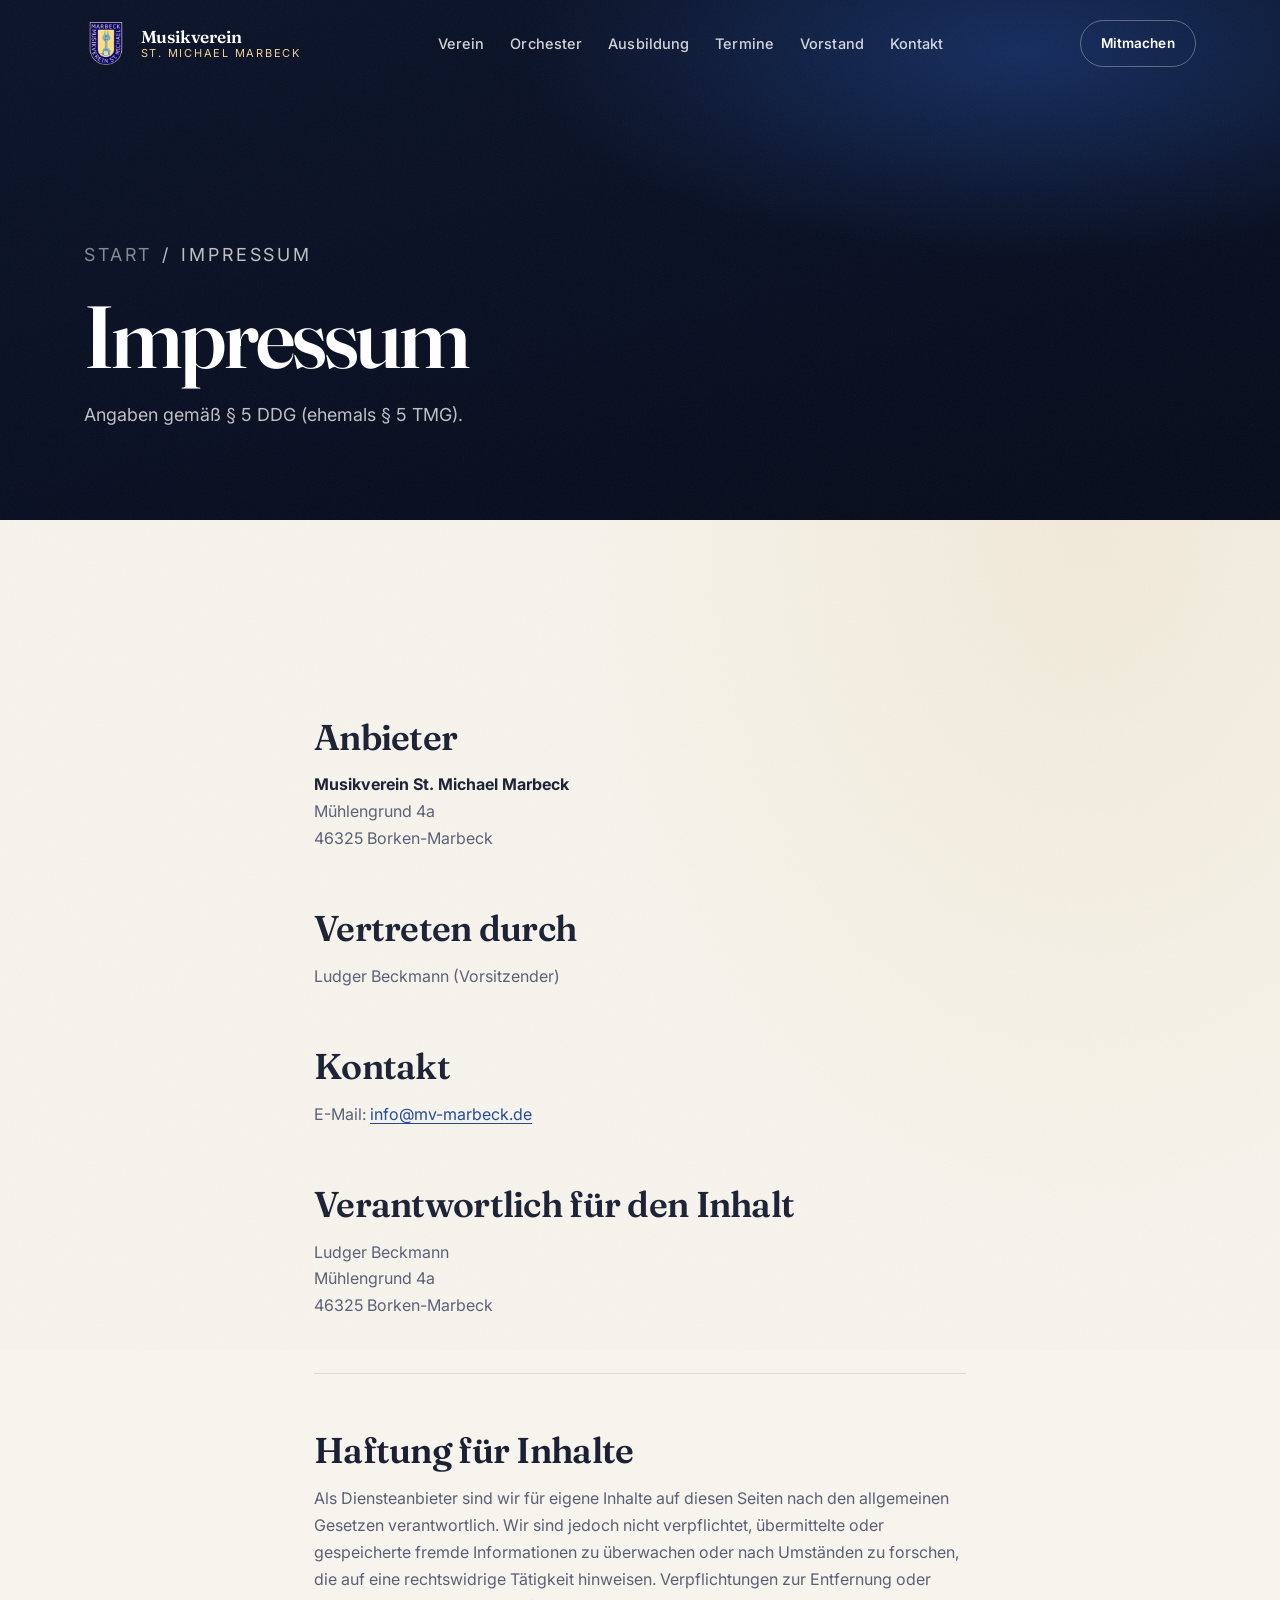
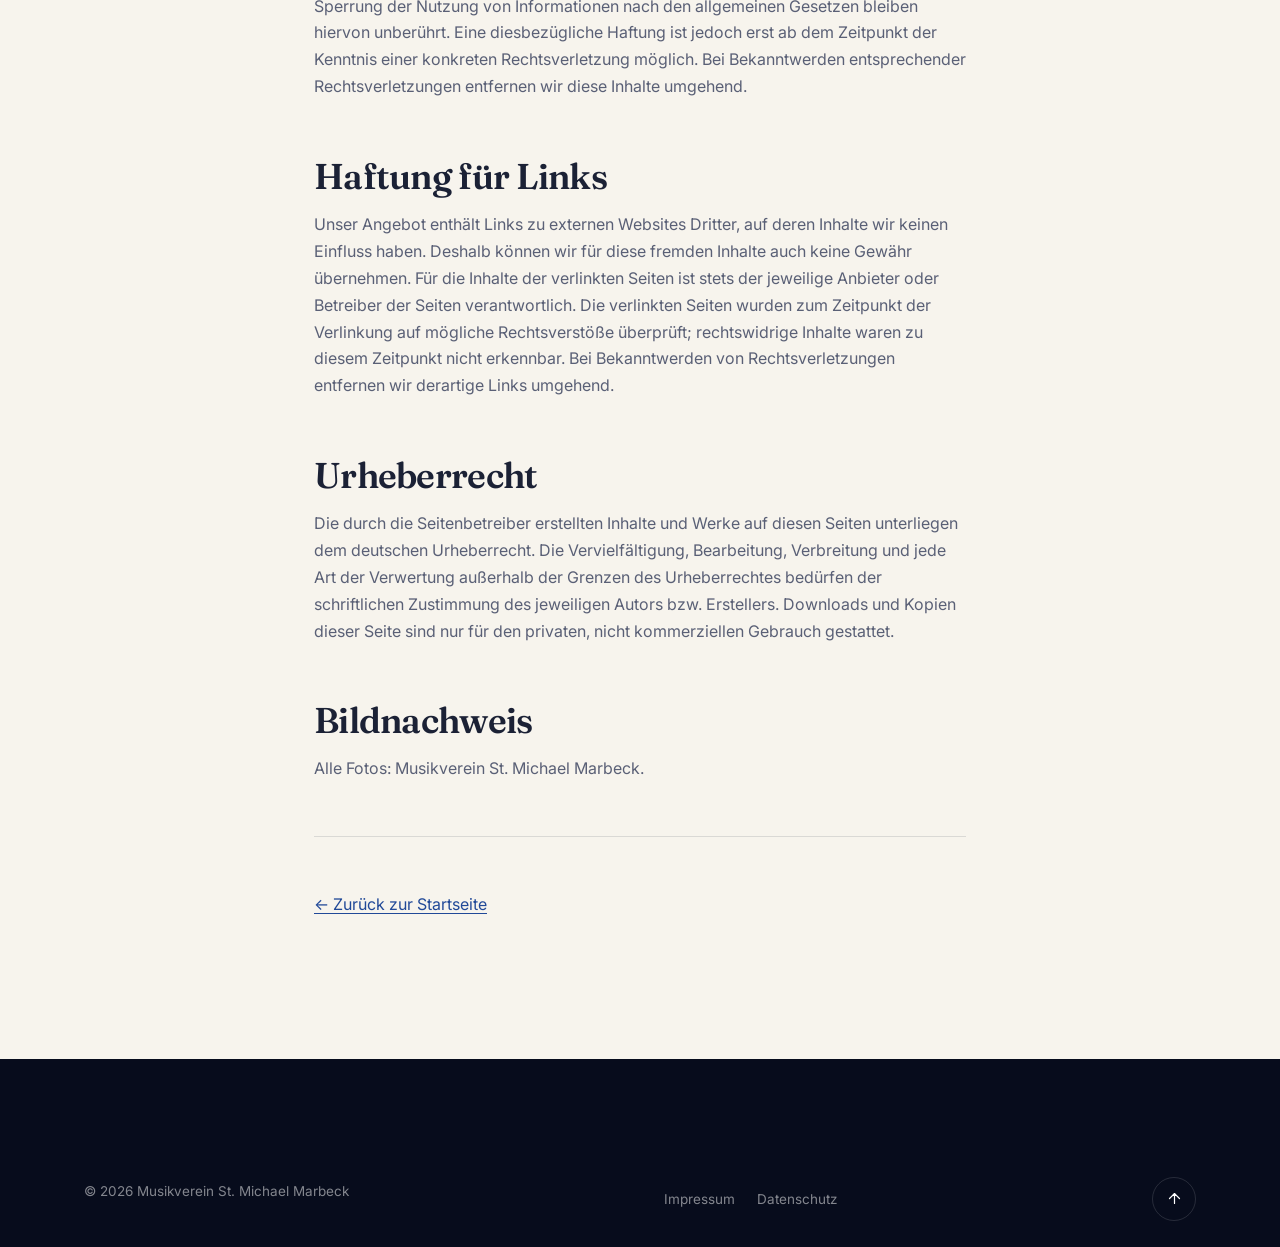
<file: mv-marbeck/impressum.html>
<!doctype html>
<html lang="de">
<head>
<meta charset="utf-8">
<meta name="viewport" content="width=device-width, initial-scale=1">
<meta name="theme-color" content="#080d1f">
<title>Impressum — Musikverein St. Michael Marbeck</title>
<meta name="description" content="Impressum des Musikvereins St. Michael Marbeck, Mühlengrund 4a, 46325 Borken-Marbeck.">
<meta name="robots" content="noindex">
<link rel="icon" href="assets/img/logo.png" type="image/png">
<link rel="preconnect" href="https://fonts.googleapis.com">
<link rel="preconnect" href="https://fonts.gstatic.com" crossorigin>
<link href="https://fonts.googleapis.com/css2?family=Fraunces:ital,opsz,wght@0,9..144,300..900;1,9..144,300..900&family=Inter:wght@300;400;500;600;700&display=swap" rel="stylesheet">
<link rel="stylesheet" href="assets/css/style.css">
</head>
<body>

<div class="grain" aria-hidden="true"></div>
<div class="scrollbar" aria-hidden="true"><span id="scrollbarFill"></span></div>
<a class="skip-link" href="#hauptinhalt">Zum Inhalt springen</a>

<header class="site-header is-scrolled" id="siteHeader">
  <div class="shell site-header__inner">
    <a class="brand" href="index.html" aria-label="Zur Startseite">
      <img src="assets/img/logo.png" alt="Wappen des Musikvereins St. Michael Marbeck" width="52" height="52">
      <span class="brand__text">
        <strong>Musikverein</strong>
        <em>St. Michael Marbeck</em>
      </span>
    </a>
    <nav class="nav" aria-label="Hauptnavigation">
      <ul>
        <li><a href="index.html#verein">Verein</a></li>
        <li><a href="index.html#orchester">Orchester</a></li>
        <li><a href="index.html#ausbildung">Ausbildung</a></li>
        <li><a href="veranstaltungen.html">Termine</a></li>
        <li><a href="index.html#vorstand">Vorstand</a></li>
        <li><a href="index.html#kontakt">Kontakt</a></li>
      </ul>
    </nav>
    <div class="site-header__actions">
      <a class="btn btn--ghost btn--sm hide-sm" href="index.html#mitmachen" data-magnetic>Mitmachen</a>
      <button class="burger" id="burger" aria-label="Menü öffnen" aria-expanded="false" aria-controls="mobileMenu">
        <span></span><span></span>
      </button>
    </div>
  </div>
</header>

<div class="menu" id="mobileMenu" aria-hidden="true">
  <nav class="menu__nav" aria-label="Mobile Navigation">
    <a href="index.html" class="menu__link"><span class="menu__num">01</span> Start</a>
    <a href="index.html#verein" class="menu__link"><span class="menu__num">02</span> Verein</a>
    <a href="index.html#orchester" class="menu__link"><span class="menu__num">03</span> Orchester</a>
    <a href="index.html#ausbildung" class="menu__link"><span class="menu__num">04</span> Ausbildung</a>
    <a href="veranstaltungen.html" class="menu__link"><span class="menu__num">05</span> Termine</a>
    <a href="index.html#vorstand" class="menu__link"><span class="menu__num">06</span> Vorstand</a>
    <a href="index.html#kontakt" class="menu__link"><span class="menu__num">07</span> Kontakt</a>
  </nav>
  <div class="menu__foot">
    <a href="mailto:info@mv-marbeck.de">info@mv-marbeck.de</a>
    <div class="socials">
      <a href="https://www.facebook.com/people/Musikverein-St-Michael-Marbeck/100077005354284/" target="_blank" rel="noopener">Facebook</a>
      <a href="https://www.instagram.com/musikvereinst.michaelmarbeck/" target="_blank" rel="noopener">Instagram</a>
    </div>
  </div>
</div>

<main id="hauptinhalt">

<section class="page-hero">
  <div class="shell page-hero__inner">
    <p class="crumb"><a href="index.html">Start</a> <span>/</span> Impressum</p>
    <h1 data-reveal>Impressum</h1>
    <p data-reveal data-delay="100">Angaben gemäß § 5 DDG (ehemals § 5 TMG).</p>
  </div>
</section>

<section class="section section--cream">
  <div class="shell prose" data-reveal>
    <h2>Anbieter</h2>
    <p>
      <strong>Musikverein St. Michael Marbeck</strong><br>
      Mühlengrund 4a<br>
      46325 Borken-Marbeck
    </p>

    <h2>Vertreten durch</h2>
    <p>Ludger Beckmann (Vorsitzender)</p>

    <h2>Kontakt</h2>
    <p>E-Mail: <a href="mailto:info@mv-marbeck.de">info@mv-marbeck.de</a></p>

    <h2>Verantwortlich für den Inhalt</h2>
    <p>
      Ludger Beckmann<br>
      Mühlengrund 4a<br>
      46325 Borken-Marbeck
    </p>

    <hr>

    <h2>Haftung für Inhalte</h2>
    <p>
      Als Diensteanbieter sind wir für eigene Inhalte auf diesen Seiten nach den allgemeinen
      Gesetzen verantwortlich. Wir sind jedoch nicht verpflichtet, übermittelte oder gespeicherte
      fremde Informationen zu überwachen oder nach Umständen zu forschen, die auf eine
      rechtswidrige Tätigkeit hinweisen. Verpflichtungen zur Entfernung oder Sperrung der Nutzung
      von Informationen nach den allgemeinen Gesetzen bleiben hiervon unberührt. Eine diesbezügliche
      Haftung ist jedoch erst ab dem Zeitpunkt der Kenntnis einer konkreten Rechtsverletzung möglich.
      Bei Bekanntwerden entsprechender Rechtsverletzungen entfernen wir diese Inhalte umgehend.
    </p>

    <h2>Haftung für Links</h2>
    <p>
      Unser Angebot enthält Links zu externen Websites Dritter, auf deren Inhalte wir keinen
      Einfluss haben. Deshalb können wir für diese fremden Inhalte auch keine Gewähr übernehmen.
      Für die Inhalte der verlinkten Seiten ist stets der jeweilige Anbieter oder Betreiber der
      Seiten verantwortlich. Die verlinkten Seiten wurden zum Zeitpunkt der Verlinkung auf mögliche
      Rechtsverstöße überprüft; rechtswidrige Inhalte waren zu diesem Zeitpunkt nicht erkennbar.
      Bei Bekanntwerden von Rechtsverletzungen entfernen wir derartige Links umgehend.
    </p>

    <h2>Urheberrecht</h2>
    <p>
      Die durch die Seitenbetreiber erstellten Inhalte und Werke auf diesen Seiten unterliegen dem
      deutschen Urheberrecht. Die Vervielfältigung, Bearbeitung, Verbreitung und jede Art der
      Verwertung außerhalb der Grenzen des Urheberrechtes bedürfen der schriftlichen Zustimmung des
      jeweiligen Autors bzw. Erstellers. Downloads und Kopien dieser Seite sind nur für den privaten,
      nicht kommerziellen Gebrauch gestattet.
    </p>

    <h2>Bildnachweis</h2>
    <p>Alle Fotos: Musikverein St. Michael Marbeck.</p>

    <hr>
    <p><a href="index.html">← Zurück zur Startseite</a></p>
  </div>
</section>

</main>

<footer class="footer">
  <div class="shell footer__bottom" style="border-top:0">
    <p>© <span id="year">2026</span> Musikverein St. Michael Marbeck</p>
    <div class="footer__legal">
      <a href="impressum.html">Impressum</a>
      <a href="datenschutz.html">Datenschutz</a>
    </div>
    <button class="to-top" id="toTop" aria-label="Nach oben">
      <svg viewBox="0 0 24 24" aria-hidden="true"><path d="M12 19V5M5 12l7-7 7 7"/></svg>
    </button>
  </div>
</footer>

<script src="assets/js/main.js" defer></script>
</body>
</html>
</file>
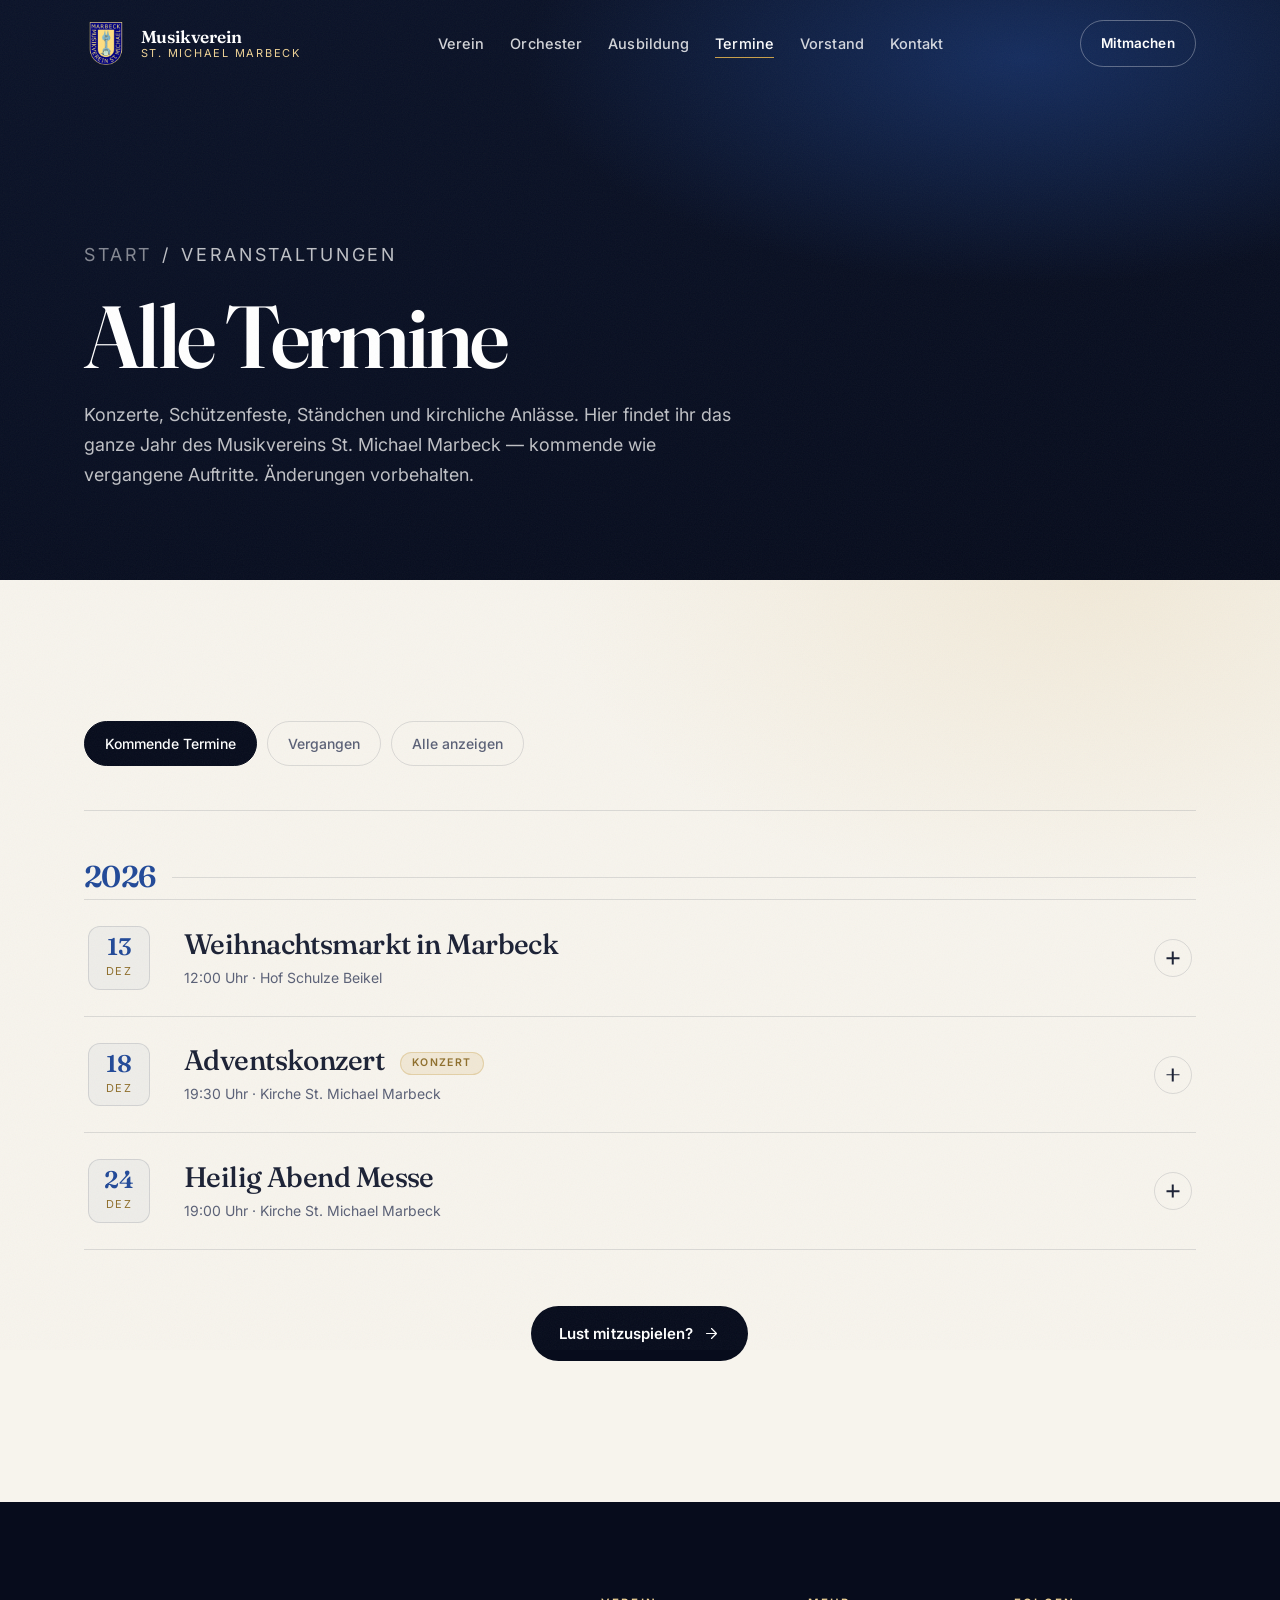
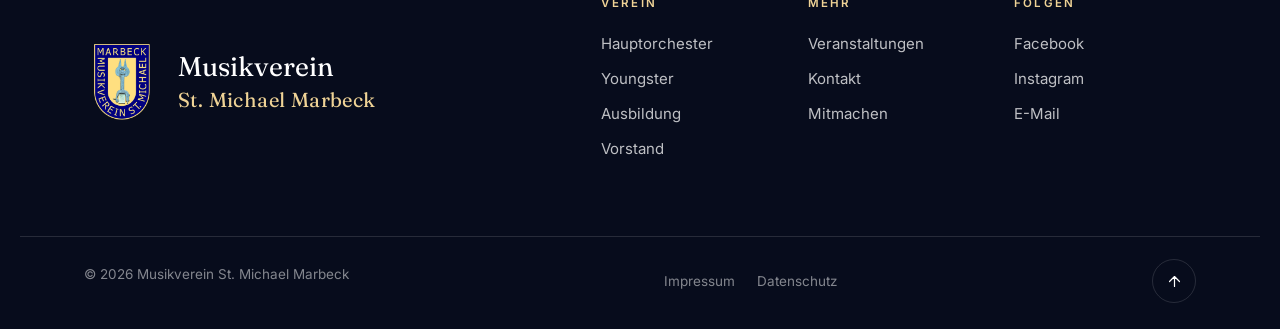
<file: mv-marbeck/veranstaltungen.html>
<!doctype html>
<html lang="de">
<head>
<meta charset="utf-8">
<meta name="viewport" content="width=device-width, initial-scale=1">
<meta name="theme-color" content="#080d1f">
<title>Veranstaltungen — Musikverein St. Michael Marbeck</title>
<meta name="description" content="Alle Termine des Musikvereins St. Michael Marbeck: Konzerte, Schützenfeste, Ständchen und kirchliche Anlässe in Borken-Marbeck und Umgebung.">
<link rel="icon" href="assets/img/logo.png" type="image/png">
<link rel="preconnect" href="https://fonts.googleapis.com">
<link rel="preconnect" href="https://fonts.gstatic.com" crossorigin>
<link href="https://fonts.googleapis.com/css2?family=Fraunces:ital,opsz,wght@0,9..144,300..900;1,9..144,300..900&family=Inter:wght@300;400;500;600;700&display=swap" rel="stylesheet">
<link rel="stylesheet" href="assets/css/style.css">
</head>
<body>

<div class="grain" aria-hidden="true"></div>
<div class="scrollbar" aria-hidden="true"><span id="scrollbarFill"></span></div>
<a class="skip-link" href="#hauptinhalt">Zum Inhalt springen</a>

<header class="site-header is-scrolled" id="siteHeader">
  <div class="shell site-header__inner">
    <a class="brand" href="index.html" aria-label="Zur Startseite">
      <img src="assets/img/logo.png" alt="Wappen des Musikvereins St. Michael Marbeck" width="52" height="52">
      <span class="brand__text">
        <strong>Musikverein</strong>
        <em>St. Michael Marbeck</em>
      </span>
    </a>
    <nav class="nav" aria-label="Hauptnavigation">
      <ul>
        <li><a href="index.html#verein">Verein</a></li>
        <li><a href="index.html#orchester">Orchester</a></li>
        <li><a href="index.html#ausbildung">Ausbildung</a></li>
        <li><a href="veranstaltungen.html" class="is-active">Termine</a></li>
        <li><a href="index.html#vorstand">Vorstand</a></li>
        <li><a href="index.html#kontakt">Kontakt</a></li>
      </ul>
    </nav>
    <div class="site-header__actions">
      <a class="btn btn--ghost btn--sm hide-sm" href="index.html#mitmachen" data-magnetic>Mitmachen</a>
      <button class="burger" id="burger" aria-label="Menü öffnen" aria-expanded="false" aria-controls="mobileMenu">
        <span></span><span></span>
      </button>
    </div>
  </div>
</header>

<div class="menu" id="mobileMenu" aria-hidden="true">
  <nav class="menu__nav" aria-label="Mobile Navigation">
    <a href="index.html" class="menu__link"><span class="menu__num">01</span> Start</a>
    <a href="index.html#verein" class="menu__link"><span class="menu__num">02</span> Verein</a>
    <a href="index.html#orchester" class="menu__link"><span class="menu__num">03</span> Orchester</a>
    <a href="index.html#ausbildung" class="menu__link"><span class="menu__num">04</span> Ausbildung</a>
    <a href="veranstaltungen.html" class="menu__link"><span class="menu__num">05</span> Termine</a>
    <a href="index.html#vorstand" class="menu__link"><span class="menu__num">06</span> Vorstand</a>
    <a href="index.html#kontakt" class="menu__link"><span class="menu__num">07</span> Kontakt</a>
  </nav>
  <div class="menu__foot">
    <a href="mailto:info@mv-marbeck.de">info@mv-marbeck.de</a>
    <div class="socials">
      <a href="https://www.facebook.com/people/Musikverein-St-Michael-Marbeck/100077005354284/" target="_blank" rel="noopener">Facebook</a>
      <a href="https://www.instagram.com/musikvereinst.michaelmarbeck/" target="_blank" rel="noopener">Instagram</a>
    </div>
  </div>
</div>

<main id="hauptinhalt">

<section class="page-hero">
  <div class="shell page-hero__inner">
    <p class="crumb"><a href="index.html">Start</a> <span>/</span> Veranstaltungen</p>
    <h1 data-reveal>Alle Termine</h1>
    <p data-reveal data-delay="100">
      Konzerte, Schützenfeste, Ständchen und kirchliche Anlässe. Hier findet ihr das ganze
      Jahr des Musikvereins St. Michael Marbeck — kommende wie vergangene Auftritte.
      Änderungen vorbehalten.
    </p>
  </div>
</section>

<section class="section section--cream">
  <div class="shell">

    <div class="filters" data-reveal>
      <button class="filter is-active" data-filter="upcoming">Kommende Termine</button>
      <button class="filter" data-filter="past">Vergangen</button>
      <button class="filter" data-filter="all">Alle anzeigen</button>
    </div>

    <h2 class="year-label">2025</h2>
    <ul class="events">
      <li class="event" data-date="2025-07-14T17:30">
        <button class="event__head" aria-expanded="false">
          <span class="event__date"><b>14</b><i>Jul</i></span>
          <span class="event__main">
            <span class="event__title">Grillfest mit den Youngsters</span>
            <span class="event__meta">17:30 Uhr · Jugendheim Marbeck</span>
          </span>
          <span class="event__toggle" aria-hidden="true"></span>
        </button>
        <div class="event__panel"><div><p>Lecker Grillen mit Getränken, dazu Spiele, Spiele, Spiele…</p></div></div>
      </li>
      <li class="event" data-date="2025-09-13T16:00">
        <button class="event__head" aria-expanded="false">
          <span class="event__date"><b>13</b><i>Sep</i></span>
          <span class="event__main">
            <span class="event__title">Schlussveranstaltung 800 Jahre Borken</span>
            <span class="event__meta">16:00 Uhr · Marktplatz Borken</span>
          </span>
          <span class="event__toggle" aria-hidden="true"></span>
        </button>
        <div class="event__panel"><div><p>Treffen um 15:45 Uhr am Kapitelshaus, im 10-Minuten-Takt mit den anderen Kapellen Marsch zur Hauptbühne auf dem Marktplatz. Start des Musikvereins: 16:40 Uhr mit zwei Stücken, im Anschluss gemeinsames Zusammenspiel aller Kapellen. Ende gegen 18 Uhr.</p></div></div>
      </li>
    </ul>

    <h2 class="year-label">2026</h2>
    <ul class="events">
      <li class="event" data-date="2026-03-08T11:00">
        <button class="event__head" aria-expanded="false">
          <span class="event__date"><b>08</b><i>Mär</i></span>
          <span class="event__main">
            <span class="event__title">Generalversammlung</span>
            <span class="event__meta">11:00 Uhr · Jugendheim Marbeck</span>
          </span>
          <span class="event__toggle" aria-hidden="true"></span>
        </button>
        <div class="event__panel"><div><p>Liebe Mitglieder und Freunde des Musikvereins: Generalversammlung im Jugendheim Marbeck.</p></div></div>
      </li>

      <li class="event" data-date="2026-03-14T08:00">
        <button class="event__head" aria-expanded="false">
          <span class="event__date"><b>14</b><i>Mär</i></span>
          <span class="event__main">
            <span class="event__title">Probewochenende in Lingen</span>
            <span class="event__meta">08:00 Uhr · Jugendherberge Lingen</span>
          </span>
          <span class="event__toggle" aria-hidden="true"></span>
        </button>
        <div class="event__panel"><div><p>Vom 14.03. bis 15.03.2026 bereiten wir uns gemeinsam intensiv auf das Frühjahrskonzert vor. Aber auch Spiel und Spaß kommen an diesem Wochenende nicht zu kurz.</p></div></div>
      </li>

      <li class="event" data-date="2026-04-05T19:45">
        <button class="event__head" aria-expanded="false">
          <span class="event__date"><b>05</b><i>Apr</i></span>
          <span class="event__main">
            <span class="event__title">Musik am Osterfeuer</span>
            <span class="event__meta">19:45 Uhr · Schützenfestplatz Marbeck</span>
          </span>
          <span class="event__toggle" aria-hidden="true"></span>
        </button>
        <div class="event__panel"><div><p>Musik beim Anzünden des Osterfeuers.</p></div></div>
      </li>

      <li class="event event--highlight" data-date="2026-04-19T17:00">
        <button class="event__head" aria-expanded="false">
          <span class="event__date"><b>19</b><i>Apr</i></span>
          <span class="event__main">
            <span class="event__title">Frühjahrskonzert <span class="tag">Konzert</span></span>
            <span class="event__meta">17:00 Uhr · Stadthalle Vennehof, Borken</span>
          </span>
          <span class="event__toggle" aria-hidden="true"></span>
        </button>
        <div class="event__panel"><div><p>Ein grandioser Erfolg und wunderschöner Abend. Danke an alle, die das möglich gemacht haben.</p></div></div>
      </li>

      <li class="event" data-date="2026-04-30T17:00">
        <button class="event__head" aria-expanded="false">
          <span class="event__date"><b>30</b><i>Apr</i></span>
          <span class="event__main">
            <span class="event__title">Maibaum setzen</span>
            <span class="event__meta">17:00 Uhr · Engelradingschule</span>
          </span>
          <span class="event__toggle" aria-hidden="true"></span>
        </button>
        <div class="event__panel"><div><p>Musikalische Begleitung beim Maibaum setzen.</p></div></div>
      </li>

      <li class="event" data-date="2026-05-09T19:45">
        <button class="event__head" aria-expanded="false">
          <span class="event__date"><b>09</b><i>Mai</i></span>
          <span class="event__main">
            <span class="event__title">Schützenfest-Vorüben Marbeck</span>
            <span class="event__meta">19:45 Uhr · Vogelstange</span>
          </span>
          <span class="event__toggle" aria-hidden="true"></span>
        </button>
        <div class="event__panel"><div><p>Auf zum Endspurt… Treffen in Zivil zum Vorüben am Dicken Stein.</p></div></div>
      </li>

      <li class="event" data-date="2026-05-16T18:45">
        <button class="event__head" aria-expanded="false">
          <span class="event__date"><b>16</b><i>Mai</i></span>
          <span class="event__main">
            <span class="event__title">Schützenfest Marbeck</span>
            <span class="event__meta">18:45 Uhr · Marbeck</span>
          </span>
          <span class="event__toggle" aria-hidden="true"></span>
        </button>
        <div class="event__panel"><div>
          <p>Wir wollen kräftig feiern! Throngemeinschaft 2026/2027, v. l.: Ehrenpaar Beate Korte und Josef Korte, Königspaar Elsbeth Nubbenholt und Ludger Kipp, Ehrenpaar Marie-Therese Schäfer und Richard Nubbenholt, Ehrenpaar Angelika Klein-Vorholt und Günter Stork.</p>
          <p>Wir freuen uns auf ein tolles Schützenjahr mit unserem neuen Thron!</p>
        </div></div>
      </li>

      <li class="event" data-date="2026-06-10T18:00">
        <button class="event__head" aria-expanded="false">
          <span class="event__date"><b>10</b><i>Jun</i></span>
          <span class="event__main">
            <span class="event__title">Schützenfest Welmeringhook</span>
            <span class="event__meta">18:00 Uhr · Festplatz Welmeringhook</span>
          </span>
          <span class="event__toggle" aria-hidden="true"></span>
        </button>
        <div class="event__panel"><div><p>Schützenfest Welmeringhook vom 10.06. bis 12.06.2026.</p></div></div>
      </li>

      <li class="event" data-date="2026-06-28T14:30">
        <button class="event__head" aria-expanded="false">
          <span class="event__date"><b>28</b><i>Jun</i></span>
          <span class="event__main">
            <span class="event__title">Platzkonzert am Heimathaus Marbeck</span>
            <span class="event__meta">14:30 – 17:00 Uhr · Heimathaus Marbeck</span>
          </span>
          <span class="event__toggle" aria-hidden="true"></span>
        </button>
        <div class="event__panel"><div><p>Platzkonzert im Poloshirt und blauer Jeans im Rahmen des 800-jährigen Jubiläums von Borken. Der Heimatverein bietet Kaffee, Kuchen und kühle Getränke an.</p></div></div>
      </li>

      <li class="event" data-date="2026-07-26T14:00">
        <button class="event__head" aria-expanded="false">
          <span class="event__date"><b>26</b><i>Jul</i></span>
          <span class="event__main">
            <span class="event__title">Schützenfest Rhade</span>
            <span class="event__meta">14:00 Uhr · Schützenfestplatz Rhade</span>
          </span>
          <span class="event__toggle" aria-hidden="true"></span>
        </button>
        <div class="event__panel"><div><p>Marschmusik beim Festumzug am Sonntag.</p></div></div>
      </li>

      <li class="event" data-date="2026-08-29T14:00">
        <button class="event__head" aria-expanded="false">
          <span class="event__date"><b>29</b><i>Aug</i></span>
          <span class="event__main">
            <span class="event__title">Kinderschützenfest Marbeck</span>
            <span class="event__meta">14:00 Uhr · Grundschule Marbeck</span>
          </span>
          <span class="event__toggle" aria-hidden="true"></span>
        </button>
        <div class="event__panel"><div><p>Marschmusik und Platzkonzert zum Kinderschützenfest.</p></div></div>
      </li>

      <li class="event" data-date="2026-08-29T18:45">
        <button class="event__head" aria-expanded="false">
          <span class="event__date"><b>29</b><i>Aug</i></span>
          <span class="event__main">
            <span class="event__title">Schützenfest Borken</span>
            <span class="event__meta">18:45 Uhr · Festzelt im Park</span>
          </span>
          <span class="event__toggle" aria-hidden="true"></span>
        </button>
        <div class="event__panel"><div><p>Marschmusik und Zapfenstreich am 29.08.2026. Am 30.08.2026 um 14:00 Uhr Parade und Marschmusik auf dem Marktplatz — Marschmusik zum Festumzug.</p></div></div>
      </li>

      <li class="event event--highlight" data-date="2026-10-11T15:00">
        <button class="event__head" aria-expanded="false">
          <span class="event__date"><b>11</b><i>Okt</i></span>
          <span class="event__main">
            <span class="event__title">Vorspiel- und Schnuppernachmittag <span class="tag">Für Neugierige</span></span>
            <span class="event__meta">15:00 – 17:00 Uhr · Ort folgt</span>
          </span>
          <span class="event__toggle" aria-hidden="true"></span>
        </button>
        <div class="event__panel"><div>
          <p>Ihr bekommt eine Vorstellung der Blockflötenkinder und der Youngsters sowie eine anschließende Instrumentenvorführung. Alle Blasinstrumente und das Schlagzeug dürfen ausprobiert werden — testet, was euch gefällt.</p>
          <p>Dazu gibt es Informationen zur musikalischen Ausbildung bei Kaffee, Getränken und Snacks. Wir freuen uns auf euch! <em>(Änderungen vorbehalten)</em></p>
        </div></div>
      </li>

      <li class="event" data-date="2026-12-13T12:00">
        <button class="event__head" aria-expanded="false">
          <span class="event__date"><b>13</b><i>Dez</i></span>
          <span class="event__main">
            <span class="event__title">Weihnachtsmarkt in Marbeck</span>
            <span class="event__meta">12:00 Uhr · Hof Schulze Beikel</span>
          </span>
          <span class="event__toggle" aria-hidden="true"></span>
        </button>
        <div class="event__panel"><div><p>Von 12:00 bis ca. 13:30 Uhr spielen wir weihnachtliche Lieder auf dem Weihnachtsmarkt in Marbeck.</p></div></div>
      </li>

      <li class="event event--highlight" data-date="2026-12-18T19:30">
        <button class="event__head" aria-expanded="false">
          <span class="event__date"><b>18</b><i>Dez</i></span>
          <span class="event__main">
            <span class="event__title">Adventskonzert <span class="tag">Konzert</span></span>
            <span class="event__meta">19:30 Uhr · Kirche St. Michael Marbeck</span>
          </span>
          <span class="event__toggle" aria-hidden="true"></span>
        </button>
        <div class="event__panel"><div>
          <p>Der Musikverein St. Michael Marbeck lädt zum diesjährigen Adventskonzert in die Marbecker Kirche ein. Die Youngsters beginnen mit stimmungsvollen und harmonischen Stücken, anschließend entführt euch das Hauptorchester in eine zauberhafte Musikwelt.</p>
          <p>Natürlich werden auch bekannte Weihnachts- und Adventslieder gespielt, bei denen das Publikum kräftig mitsingen darf. Im Anschluss findet wieder ein gemeinsamer Umtrunk im Jugendheim statt.</p>
        </div></div>
      </li>

      <li class="event" data-date="2026-12-24T19:00">
        <button class="event__head" aria-expanded="false">
          <span class="event__date"><b>24</b><i>Dez</i></span>
          <span class="event__main">
            <span class="event__title">Heilig Abend Messe</span>
            <span class="event__meta">19:00 Uhr · Kirche St. Michael Marbeck</span>
          </span>
          <span class="event__toggle" aria-hidden="true"></span>
        </button>
        <div class="event__panel"><div><p>Musikalische Begleitung zur Messe am Heiligen Abend.</p></div></div>
      </li>
    </ul>

    <p class="events-empty" id="eventsEmpty" hidden>Für diese Auswahl sind derzeit keine Termine eingetragen.</p>

    <div class="events__more" style="margin-top:56px">
      <a class="btn btn--dark" href="index.html#mitmachen" data-magnetic>
        <span>Lust mitzuspielen?</span>
        <svg viewBox="0 0 24 24" aria-hidden="true"><path d="M5 12h13M12 5l7 7-7 7"/></svg>
      </a>
    </div>
  </div>
</section>

</main>

<footer class="footer">
  <div class="shell footer__top">
    <div class="footer__brand">
      <img src="assets/img/logo.png" alt="Wappen des Musikvereins St. Michael Marbeck" width="76" height="76" loading="lazy">
      <p>Musikverein<br><span>St. Michael Marbeck</span></p>
    </div>
    <nav class="footer__nav" aria-label="Fußzeilennavigation">
      <div>
        <h4>Verein</h4>
        <a href="index.html#hauptorchester">Hauptorchester</a>
        <a href="index.html#youngster">Youngster</a>
        <a href="index.html#ausbildung">Ausbildung</a>
        <a href="index.html#vorstand">Vorstand</a>
      </div>
      <div>
        <h4>Mehr</h4>
        <a href="veranstaltungen.html">Veranstaltungen</a>
        <a href="index.html#kontakt">Kontakt</a>
        <a href="index.html#mitmachen">Mitmachen</a>
      </div>
      <div>
        <h4>Folgen</h4>
        <a href="https://www.facebook.com/people/Musikverein-St-Michael-Marbeck/100077005354284/" target="_blank" rel="noopener">Facebook</a>
        <a href="https://www.instagram.com/musikvereinst.michaelmarbeck/" target="_blank" rel="noopener">Instagram</a>
        <a href="mailto:info@mv-marbeck.de">E-Mail</a>
      </div>
    </nav>
  </div>
  <div class="shell footer__bottom">
    <p>© <span id="year">2026</span> Musikverein St. Michael Marbeck</p>
    <div class="footer__legal">
      <a href="impressum.html">Impressum</a>
      <a href="datenschutz.html">Datenschutz</a>
    </div>
    <button class="to-top" id="toTop" aria-label="Nach oben">
      <svg viewBox="0 0 24 24" aria-hidden="true"><path d="M12 19V5M5 12l7-7 7 7"/></svg>
    </button>
  </div>
</footer>

<script src="assets/js/main.js" defer></script>
</body>
</html>
</file>
<file: mv-marbeck/assets/css/style.css>
/* ==========================================================================
   Musikverein St. Michael Marbeck — Design System
   Navy · Messing · Creme  |  editorial, ruhig, mit Bewegung
   ========================================================================== */

/* ── Tokens ─────────────────────────────────────────────────────────────── */
:root{
  --ink:        #070c1c;
  --ink-2:      #0b1329;
  --ink-3:      #121c3a;
  --navy:       #214998;   /* Vereinsblau aus dem Wappen */
  --navy-deep:  #16306a;

  --brass:      #c9a04a;
  --brass-2:    #efd396;
  --brass-3:    #8f6f2c;

  --cream:      #f7f4ed;
  --cream-2:    #efeadf;
  --paper:      #ffffff;

  --text:       #1b2135;
  --text-soft:  #5a6076;
  --text-light: rgba(255,255,255,.74);
  --text-lighter: rgba(255,255,255,.5);

  --line-dark:  rgba(255,255,255,.13);
  --line-light: rgba(27,33,53,.13);

  --shell: 1240px;
  --pad: clamp(20px, 5vw, 64px);

  --font-display: "Fraunces", "Iowan Old Style", Georgia, serif;
  --font-body: "Inter", -apple-system, BlinkMacSystemFont, "Segoe UI", Roboto, sans-serif;

  --ease: cubic-bezier(.22,.61,.36,1);
  --ease-out: cubic-bezier(.16,1,.3,1);
  --dur: .7s;

  --radius: 20px;
}

/* ── Reset ──────────────────────────────────────────────────────────────── */
*,*::before,*::after{ box-sizing:border-box; }
html{ -webkit-text-size-adjust:100%; scroll-behavior:smooth; scroll-padding-top:96px; }
body{
  margin:0;
  background:var(--ink);
  color:var(--text);
  font-family:var(--font-body);
  font-size:clamp(16px,1.05vw,17.5px);
  line-height:1.68;
  font-weight:400;
  -webkit-font-smoothing:antialiased;
  -moz-osx-font-smoothing:grayscale;
  overflow-x:hidden;
}
body.is-locked{ overflow:hidden; }
img{ max-width:100%; display:block; }
a{ color:inherit; text-decoration:none; }
button{ font:inherit; color:inherit; background:none; border:0; cursor:pointer; }
svg{ width:100%; height:100%; fill:none; stroke:currentColor; stroke-width:1.7; stroke-linecap:round; stroke-linejoin:round; }
h1,h2,h3,h4{ margin:0; font-family:var(--font-display); font-weight:600; line-height:1.03; letter-spacing:-.02em; font-variation-settings:"SOFT" 0,"WONK" 0; }
p{ margin:0 0 1.1em; }
p:last-child{ margin-bottom:0; }
ul,ol{ margin:0; padding:0; list-style:none; }
::selection{ background:var(--brass); color:var(--ink); }

.shell{ width:100%; max-width:var(--shell); margin-inline:auto; padding-inline:var(--pad); }

.skip-link{
  position:fixed; top:10px; left:10px; z-index:999;
  background:var(--brass); color:var(--ink); padding:10px 18px; border-radius:99px;
  font-size:14px; font-weight:600; transform:translateY(-160%); transition:transform .3s var(--ease);
}
.skip-link:focus-visible{ transform:none; }
:focus-visible{ outline:2px solid var(--brass); outline-offset:3px; border-radius:4px; }

/* ── Textur & Fortschritt ───────────────────────────────────────────────── */
.grain{
  position:fixed; inset:-50%; z-index:900; pointer-events:none; opacity:.045;
  background-image:url("data:image/svg+xml,%3Csvg xmlns='http://www.w3.org/2000/svg' width='300' height='300'%3E%3Cfilter id='n'%3E%3CfeTurbulence type='fractalNoise' baseFrequency='.85' numOctaves='3'/%3E%3C/filter%3E%3Crect width='100%25' height='100%25' filter='url(%23n)'/%3E%3C/svg%3E");
  animation:grain 7s steps(6) infinite;
}
@keyframes grain{
  0%{transform:translate(0,0)} 20%{transform:translate(-3%,2%)} 40%{transform:translate(2%,-3%)}
  60%{transform:translate(-2%,-2%)} 80%{transform:translate(3%,1%)} 100%{transform:translate(0,0)}
}
.scrollbar{ position:fixed; top:0; left:0; right:0; height:2px; z-index:901; pointer-events:none; }
.scrollbar span{
  display:block; height:100%; width:0%;
  background:linear-gradient(90deg,var(--brass-3),var(--brass),var(--brass-2));
  box-shadow:0 0 14px rgba(201,160,74,.6);
}

/* ── Preloader ──────────────────────────────────────────────────────────── */
.preloader{ position:fixed; inset:0; z-index:1000; display:grid; place-items:center; }
.preloader__inner{ position:relative; z-index:1; display:grid; justify-items:center; gap:26px; transition:opacity .45s var(--ease), transform .45s var(--ease); }
.preloader__logo{ width:74px; filter:drop-shadow(0 10px 30px rgba(0,0,0,.5)); animation:logoIn 1s var(--ease-out) both; }
@keyframes logoIn{ from{ opacity:0; transform:scale(.85) translateY(10px);} to{ opacity:1; transform:none;} }
.preloader__curtain{ position:absolute; inset:0; z-index:0; background:var(--ink); transform-origin:top; }
.preloader.is-done .preloader__inner{ opacity:0; transform:translateY(-14px); }
.preloader.is-done .preloader__curtain{ transform:scaleY(0); transition:transform .9s var(--ease-out) .25s; }
.preloader.is-hidden{ pointer-events:none; visibility:hidden; }

/* Equalizer */
.eq{ display:flex; align-items:flex-end; gap:5px; height:26px; }
.eq i{ width:3px; background:var(--brass); border-radius:2px; height:30%; animation:bar 1.1s var(--ease) infinite alternate; }
.eq i:nth-child(2){ animation-delay:.12s } .eq i:nth-child(3){ animation-delay:.24s }
.eq i:nth-child(4){ animation-delay:.36s } .eq i:nth-child(5){ animation-delay:.06s }
.eq i:nth-child(6){ animation-delay:.3s }  .eq i:nth-child(7){ animation-delay:.18s }
.eq i:nth-child(8){ animation-delay:.42s } .eq i:nth-child(9){ animation-delay:.1s }
.eq i:nth-child(10){ animation-delay:.26s } .eq i:nth-child(11){ animation-delay:.5s }
.eq i:nth-child(12){ animation-delay:.16s }
@keyframes bar{ from{ height:18% } to{ height:100% } }

/* ── Header ─────────────────────────────────────────────────────────────── */
.site-header{
  position:fixed; top:0; left:0; right:0; z-index:800;
  transition:background .45s var(--ease), backdrop-filter .45s var(--ease), border-color .45s var(--ease), transform .5s var(--ease);
  border-bottom:1px solid transparent;
}
.site-header.is-scrolled{
  background:rgba(7,12,28,.72);
  -webkit-backdrop-filter:saturate(160%) blur(16px);
  backdrop-filter:saturate(160%) blur(16px);
  border-bottom-color:var(--line-dark);
}
.site-header.is-hidden{ transform:translateY(-102%); }
.site-header__inner{ display:flex; align-items:center; justify-content:space-between; gap:24px; padding-block:clamp(14px,1.6vw,20px); }

.brand{ display:flex; align-items:center; gap:13px; color:#fff; }
.brand img{ width:clamp(38px,3.4vw,50px); height:auto; transition:transform .5s var(--ease); }
.brand:hover img{ transform:rotate(-6deg) scale(1.06); }
.brand__text{ display:grid; line-height:1.15; }
.brand__text strong{ font-family:var(--font-display); font-size:clamp(15px,1.35vw,18px); font-weight:600; letter-spacing:-.01em; }
.brand__text em{ font-style:normal; font-size:11px; letter-spacing:.16em; text-transform:uppercase; color:var(--brass-2); }

.nav ul{ display:flex; gap:clamp(14px,2vw,34px); }
.nav a{
  position:relative; font-size:14.5px; font-weight:500; letter-spacing:.01em;
  color:rgba(255,255,255,.82); padding-block:6px; transition:color .3s var(--ease);
}
.nav a::after{
  content:""; position:absolute; left:0; bottom:0; height:1px; width:100%;
  background:var(--brass); transform:scaleX(0); transform-origin:right; transition:transform .45s var(--ease);
}
.nav a:hover{ color:#fff; }
.nav a:hover::after, .nav a.is-active::after{ transform:scaleX(1); transform-origin:left; }
.nav a.is-active{ color:#fff; }
@media (max-width:900px){ .nav{ display:none; } }

.site-header__actions{ display:flex; align-items:center; gap:14px; }
@media (max-width:760px){ .site-header__actions .hide-sm{ display:none; } }
@media (max-width:520px){
  .brand{ gap:10px; }
  .brand__text strong{ font-size:15px; }
  .brand__text em{ font-size:9.5px; letter-spacing:.13em; white-space:nowrap; }
}

.burger{ display:none; width:44px; height:44px; border:1px solid var(--line-dark); border-radius:50%; position:relative; }
.burger span{
  position:absolute; left:50%; width:17px; height:1.5px; background:#fff; border-radius:2px;
  transform:translateX(-50%); transition:transform .45s var(--ease), opacity .3s var(--ease);
}
.burger span:first-child{ top:18px; } .burger span:last-child{ top:24px; }
.burger.is-open span:first-child{ transform:translateX(-50%) translateY(3px) rotate(45deg); }
.burger.is-open span:last-child{ transform:translateX(-50%) translateY(-3px) rotate(-45deg); }
@media (max-width:900px){ .burger{ display:block; } }

/* ── Mobile Menü ────────────────────────────────────────────────────────── */
.menu{
  position:fixed; inset:0; z-index:790; background:linear-gradient(170deg,var(--ink-2),var(--ink));
  display:flex; flex-direction:column; justify-content:center; gap:40px; padding:120px var(--pad) 48px;
  clip-path:circle(0% at calc(100% - 44px) 44px); transition:clip-path .8s var(--ease-out);
  visibility:hidden;
}
.menu.is-open{ clip-path:circle(150% at calc(100% - 44px) 44px); visibility:visible; }
.menu__nav{ display:grid; gap:clamp(6px,1.6vw,14px); }
.menu__link{
  font-family:var(--font-display); font-size:clamp(30px,8vw,54px); font-weight:500; color:#fff;
  display:flex; align-items:baseline; gap:16px; opacity:0; transform:translateY(26px);
  transition:opacity .6s var(--ease), transform .6s var(--ease), color .3s;
}
.menu.is-open .menu__link{ opacity:1; transform:none; }
.menu.is-open .menu__link:nth-child(1){ transition-delay:.16s }
.menu.is-open .menu__link:nth-child(2){ transition-delay:.22s }
.menu.is-open .menu__link:nth-child(3){ transition-delay:.28s }
.menu.is-open .menu__link:nth-child(4){ transition-delay:.34s }
.menu.is-open .menu__link:nth-child(5){ transition-delay:.4s }
.menu.is-open .menu__link:nth-child(6){ transition-delay:.46s }
.menu.is-open .menu__link:nth-child(7){ transition-delay:.52s }
.menu__link:hover{ color:var(--brass-2); }
.menu__num{ font-family:var(--font-body); font-size:12px; letter-spacing:.2em; color:var(--brass); }
.menu__foot{ display:flex; flex-wrap:wrap; gap:16px 28px; justify-content:space-between; color:var(--text-light); font-size:14px; border-top:1px solid var(--line-dark); padding-top:22px; }
.socials{ display:flex; gap:20px; }
.menu__foot a:hover{ color:var(--brass-2); }

/* ── Buttons ────────────────────────────────────────────────────────────── */
.btn{
  --btn-fg:#fff;
  position:relative; display:inline-flex; align-items:center; gap:10px;
  padding:15px 28px; border-radius:99px; font-size:15px; font-weight:600; letter-spacing:.005em;
  color:var(--btn-fg); overflow:hidden; isolation:isolate; will-change:transform;
  transition:transform .35s var(--ease), color .35s var(--ease), border-color .35s var(--ease);
}
.btn svg{ width:17px; height:17px; transition:transform .4s var(--ease); }
.btn:hover svg{ transform:translateX(4px); }
.btn span{ position:relative; z-index:1; }
.btn::before{
  content:""; position:absolute; inset:0; z-index:-1; border-radius:inherit;
  transform:translateY(101%); transition:transform .5s var(--ease-out);
}
.btn:hover::before{ transform:translateY(0); }

.btn--brass{ background:linear-gradient(100deg,var(--brass),var(--brass-2)); color:var(--ink); box-shadow:0 14px 34px -14px rgba(201,160,74,.7); }
.btn--brass::before{ background:#fff; }
.btn--brass:hover{ color:var(--ink); }

.btn--ghost{ border:1px solid rgba(255,255,255,.32); color:#fff; }
.btn--ghost::before{ background:#fff; }
.btn--ghost:hover{ color:var(--ink); border-color:#fff; }

.btn--outline{ border:1px solid var(--brass); color:var(--brass-2); }
.btn--outline::before{ background:var(--brass); }
.btn--outline:hover{ color:var(--ink); }

.btn--dark{ background:var(--ink); color:#fff; }
.btn--dark::before{ background:var(--navy); }

.btn--sm{ padding:11px 20px; font-size:13.5px; }
.btn--lg{ padding:18px 34px; font-size:16px; }

.link-arrow{
  display:inline-flex; align-items:center; gap:9px; font-weight:600; font-size:15px;
  color:var(--brass-2); padding-bottom:3px; position:relative; width:fit-content;
}
.link-arrow svg{ width:16px; height:16px; transition:transform .4s var(--ease); }
.link-arrow::after{ content:""; position:absolute; left:0; right:0; bottom:0; height:1px; background:currentColor; opacity:.35; transform-origin:right; transform:scaleX(1); transition:transform .45s var(--ease); }
.link-arrow:hover::after{ transform:scaleX(0); }
.link-arrow:hover svg{ transform:translateX(5px); }
.section--cream .link-arrow{ color:var(--brass-3); }

/* ── Typografie-Bausteine ───────────────────────────────────────────────── */
.eyebrow{
  display:flex; align-items:center; gap:12px; margin:0 0 18px;
  font-size:11.5px; font-weight:600; letter-spacing:.22em; text-transform:uppercase; color:var(--brass-3);
}
.eyebrow::before{ content:""; width:34px; height:1px; background:currentColor; opacity:.6; }
.eyebrow--light{ color:var(--brass-2); }
.eyebrow--sm{ margin-bottom:12px; }

.h2{ font-size:clamp(34px,5.2vw,68px); }
.h2--light{ color:#fff; }
.h3{ font-size:clamp(26px,3.2vw,42px); }
.h3--light{ color:#fff; }
.serif-italic{ font-style:italic; font-weight:400; }
.accent{ color:var(--brass); }
.lead{ font-size:clamp(18px,1.5vw,22px); line-height:1.6; color:var(--text); }

/* ── Sections ───────────────────────────────────────────────────────────── */
.section{ position:relative; padding-block:clamp(80px,11vw,150px); }
.section--cream{ background:var(--cream); color:var(--text); }
.section--cream::before{
  content:""; position:absolute; inset:0; pointer-events:none;
  background:radial-gradient(60% 50% at 85% 0%, rgba(201,160,74,.12), transparent 70%);
}
.section--dark{ background:var(--ink); color:var(--text-light); }
.section--dark::before{
  content:""; position:absolute; inset:0; pointer-events:none;
  background:radial-gradient(50% 40% at 10% 0%, rgba(33,73,152,.35), transparent 65%);
}
.section > *{ position:relative; }

.section-head{ margin-bottom:clamp(44px,6vw,80px); }
.section-head--split{ display:grid; grid-template-columns:1.1fr .9fr; gap:clamp(24px,4vw,64px); align-items:end; }
.section-head__text{ color:var(--text-soft); font-size:17px; max-width:46ch; }
.section-head__text--light{ color:var(--text-light); }
@media (max-width:860px){ .section-head--split{ grid-template-columns:1fr; align-items:start; } }

/* ── Hero ───────────────────────────────────────────────────────────────── */
.hero{
  position:relative; min-height:100svh; display:flex; flex-direction:column; justify-content:flex-end;
  padding-block:140px clamp(26px,4vw,48px); overflow:hidden; color:#fff;
}
/* overflow:hidden ist wichtig: der Ken-Burns-Zoom skaliert das Bild über den
   Container hinaus – ohne Clipping ragt es unter dem Scrim hervor. */
.hero__media{ position:absolute; inset:-8% 0 -12%; z-index:0; overflow:hidden; will-change:transform; }
.hero__img{
  width:100%; height:100%; object-fit:cover; object-position:center 42%;
  animation:kenburns 22s ease-in-out infinite alternate;
}
@keyframes kenburns{ from{ transform:scale(1.02) } to{ transform:scale(1.14) } }
.hero__scrim{
  position:absolute; inset:0;
  background:
    linear-gradient(180deg, rgba(7,12,28,.86) 0%, rgba(7,12,28,.35) 32%, rgba(7,12,28,.72) 72%, rgba(7,12,28,.97) 100%),
    linear-gradient(90deg, rgba(7,12,28,.7) 0%, rgba(7,12,28,.05) 65%);
}
.hero__content{ position:relative; z-index:2; padding-bottom:clamp(30px,6vw,66px); }
.hero__title{
  font-size:clamp(46px,10.5vw,146px); line-height:.92; letter-spacing:-.035em; font-weight:600;
  margin:0 0 clamp(20px,2.6vw,32px); text-shadow:0 18px 60px rgba(0,0,0,.45);
}
.hero__title .line{ display:block; overflow:hidden; padding-bottom:.04em; }
.hero__title .line > span{ display:block; transform:translateY(105%); transition:transform 1.1s var(--ease-out); }
.is-ready .hero__title .line > span{ transform:none; }
.is-ready .hero__title .line:nth-child(1) > span{ transition-delay:.12s }
.is-ready .hero__title .line:nth-child(2) > span{ transition-delay:.22s }
.is-ready .hero__title .line:nth-child(3) > span{ transition-delay:.32s }
.hero__lead{ max-width:56ch; font-size:clamp(16.5px,1.5vw,20px); color:rgba(255,255,255,.86); }
.hero__actions{ display:flex; flex-wrap:wrap; gap:14px; margin-top:clamp(24px,3vw,36px); }

.hero__bottom{
  position:relative; z-index:2; display:flex; align-items:center; justify-content:space-between; gap:24px;
  border-top:1px solid rgba(255,255,255,.16); padding-top:20px;
}
.eq--hero{ height:34px; opacity:.85; }
.eq--hero i{ background:linear-gradient(180deg,var(--brass-2),var(--brass)); }
.scroll-cue{ display:flex; align-items:center; gap:12px; font-size:11.5px; letter-spacing:.2em; text-transform:uppercase; color:rgba(255,255,255,.7); }
.scroll-cue__line{ position:relative; display:block; width:42px; height:1px; background:rgba(255,255,255,.3); overflow:hidden; }
.scroll-cue__line i{ position:absolute; inset:0; width:14px; background:var(--brass-2); animation:cue 2.2s var(--ease) infinite; }
@keyframes cue{ 0%{ transform:translateX(-100%) } 60%,100%{ transform:translateX(320%) } }
.scroll-cue:hover{ color:#fff; }
.hero__meta{ display:flex; gap:28px; font-size:13.5px; color:rgba(255,255,255,.8); text-align:right; }
.hero__meta span{ display:block; font-size:11px; letter-spacing:.18em; text-transform:uppercase; color:var(--brass-2); margin-bottom:2px; }
@media (max-width:860px){
  .eq--hero{ display:none; }
  .hero__meta{ display:none; }
}

/* ── Laufband ───────────────────────────────────────────────────────────── */
.marquee{
  background:linear-gradient(90deg,var(--navy-deep),var(--navy),var(--navy-deep));
  border-block:1px solid rgba(255,255,255,.12); overflow:hidden; padding-block:16px;
}
.marquee__track{ display:flex; width:max-content; animation:marquee 44s linear infinite; }
.marquee:hover .marquee__track{ animation-play-state:paused; }
.marquee__group{ display:flex; align-items:center; gap:34px; padding-right:34px; }
.marquee span{
  font-family:var(--font-display); font-size:clamp(20px,2.4vw,32px); font-weight:500; color:#fff;
  letter-spacing:-.01em; white-space:nowrap;
}
.marquee i{ color:var(--brass-2); font-size:13px; font-style:normal; }
@keyframes marquee{ from{ transform:translateX(0) } to{ transform:translateX(-50%) } }

/* ── Intro / Stats ──────────────────────────────────────────────────────── */
.intro{ display:grid; grid-template-columns:.85fr 1.15fr; gap:clamp(30px,6vw,90px); align-items:start; }
.intro__side{ position:sticky; top:120px; }
@media (max-width:900px){ .intro{ grid-template-columns:1fr; } .intro__side{ position:static; } }

.stats{ display:grid; grid-template-columns:repeat(4,1fr); gap:1px; margin-top:clamp(36px,5vw,60px); background:var(--line-light); border:1px solid var(--line-light); border-radius:16px; overflow:hidden; }
.stats li{
  display:flex; flex-direction:column; justify-content:space-between; gap:16px; min-height:148px;
  background:var(--cream); padding:clamp(18px,2.4vw,26px); transition:background .4s var(--ease);
}
.stats li:hover{ background:var(--paper); }
.stats strong{
  display:block; font-family:var(--font-display); font-size:clamp(28px,3.6vw,46px); font-weight:600;
  line-height:1; color:var(--navy); letter-spacing:-.03em;
}
.stats strong.no-count{ font-size:clamp(19px,2.1vw,27px); line-height:1.1; }
.stats span{ font-size:13px; color:var(--text-soft); line-height:1.4; display:block; }
@media (max-width:720px){ .stats{ grid-template-columns:repeat(2,1fr); } }

/* Notiz-Karte */
.note{
  display:grid; grid-template-columns:auto 1fr; gap:clamp(18px,3vw,34px); align-items:start;
  margin-top:clamp(48px,7vw,90px); padding:clamp(24px,3.6vw,44px);
  background:var(--paper); border:1px solid var(--line-light); border-radius:var(--radius);
  box-shadow:0 30px 60px -50px rgba(11,19,41,.5);
  position:relative; overflow:hidden;
}
.note::after{
  content:""; position:absolute; left:0; top:0; bottom:0; width:3px;
  background:linear-gradient(180deg,var(--brass-2),var(--brass));
}
.note__badge{ width:52px; height:52px; display:grid; place-items:center; border-radius:14px; background:linear-gradient(140deg,var(--brass),var(--brass-2)); color:var(--ink); }
.note__badge svg{ width:26px; height:26px; fill:currentColor; stroke:none; }
.note__body h3{ font-size:clamp(21px,2.3vw,29px); margin-bottom:12px; }
.note__body p:last-child{ color:var(--text-soft); font-size:16px; }
@media (max-width:640px){ .note{ grid-template-columns:1fr; } }

/* ── Feature-Reihen ─────────────────────────────────────────────────────── */
.feature{
  display:grid; grid-template-columns:1.02fr .98fr; gap:clamp(28px,5vw,80px); align-items:center;
  padding-block:clamp(44px,6vw,84px);
}
.feature + .feature{ border-top:1px solid var(--line-dark); }
.feature--rev .feature__media{ order:2; }
@media (max-width:900px){
  .feature{ grid-template-columns:1fr; gap:28px; }
  .feature--rev .feature__media{ order:0; }
}

.feature__media{ position:relative; }
.feature__frame{
  position:relative; overflow:hidden; border-radius:var(--radius); aspect-ratio:4/3;
  box-shadow:0 40px 80px -40px rgba(0,0,0,.8);
}
.feature__frame::after{
  content:""; position:absolute; inset:0; pointer-events:none;
  background:linear-gradient(180deg,rgba(33,73,152,.1),rgba(7,12,28,.45));
  opacity:.8; transition:opacity .6s var(--ease);
}
/* Überstand oben/unten (je 12 %) gibt dem Parallax Spielraum, ohne dass am
   Rahmen eine Kante frei wird. */
.feature__frame img{
  width:100%; height:124%; object-fit:cover; margin-top:-12%;
  transition:transform 1.1s var(--ease); will-change:transform;
}
.feature__media:hover .feature__frame img{ transform:scale(1.05); }
.feature__media:hover .feature__frame::after{ opacity:.45; }
.feature__index{
  position:absolute; top:-14px; left:-10px; font-family:var(--font-display); font-size:clamp(52px,7vw,104px);
  font-weight:600; line-height:1; color:transparent; -webkit-text-stroke:1px rgba(255,255,255,.28);
  letter-spacing:-.05em; pointer-events:none;
}
.feature--rev .feature__index{ left:auto; right:-10px; }
.feature__body p{ color:var(--text-light); max-width:52ch; }
.feature__body .h3{ margin-bottom:18px; }

.probe{ margin:26px 0; border-top:1px solid var(--line-dark); }
.probe__row{
  display:flex; flex-wrap:wrap; gap:6px 20px; justify-content:space-between; align-items:baseline;
  padding:13px 0; border-bottom:1px solid var(--line-dark);
}
.probe__row span{ font-size:11.5px; letter-spacing:.18em; text-transform:uppercase; color:var(--brass-2); }
.probe__row strong{ font-weight:500; color:#fff; font-size:15.5px; }
.section--cream .probe{ border-color:var(--line-light); }
.section--cream .probe__row{ border-color:var(--line-light); }
.section--cream .probe__row span{ color:var(--brass-3); }
.section--cream .probe__row strong{ color:var(--text); }

/* ── Schritte ───────────────────────────────────────────────────────────── */
.steps{
  display:grid; grid-template-columns:repeat(4,1fr); gap:clamp(18px,2.4vw,30px);
  position:relative; padding-top:34px; margin-bottom:clamp(56px,8vw,110px);
}
.steps::before{
  content:""; position:absolute; top:5px; left:0; right:0; height:1px; background:var(--line-light);
}
.steps::after{
  content:""; position:absolute; top:5px; left:0; height:1px; width:0;
  background:linear-gradient(90deg,var(--brass),var(--brass-2));
  transition:width 1.6s var(--ease-out);
}
.steps.is-drawn::after{ width:100%; }
.step{ position:relative; }
.step__dot{
  position:absolute; top:-34px; left:0; width:11px; height:11px; border-radius:50%;
  background:var(--cream); border:1.5px solid var(--brass); transform:translateY(0) scale(.4); opacity:0;
  transition:transform .5s var(--ease-out), opacity .4s;
}
.step.is-visible .step__dot{ transform:scale(1); opacity:1; }
.step:nth-child(2) .step__dot{ transition-delay:.15s } .step:nth-child(3) .step__dot{ transition-delay:.3s }
.step:nth-child(4) .step__dot{ transition-delay:.45s }
.step__num{ display:block; font-size:11px; letter-spacing:.2em; text-transform:uppercase; color:var(--brass-3); margin-bottom:10px; }
.step h3{ font-size:clamp(19px,1.9vw,25px); margin-bottom:10px; }
.step p{ font-size:15px; color:var(--text-soft); }
@media (max-width:860px){ .steps{ grid-template-columns:repeat(2,1fr); row-gap:34px; } }
@media (max-width:520px){ .steps{ grid-template-columns:1fr; } }

/* ── Porträt ────────────────────────────────────────────────────────────── */
.portrait{
  display:grid; grid-template-columns:.8fr 1.2fr; gap:clamp(24px,4vw,64px); align-items:center;
  background:var(--paper); border:1px solid var(--line-light); border-radius:var(--radius);
  padding:clamp(20px,3vw,36px); box-shadow:0 40px 80px -60px rgba(11,19,41,.6);
}
.portrait__media{ overflow:hidden; border-radius:14px; aspect-ratio:4/5; }
.portrait__media img{ width:100%; height:100%; object-fit:cover; transition:transform 1.2s var(--ease); }
.portrait:hover .portrait__media img{ transform:scale(1.06); }
.portrait__body p{ color:var(--text-soft); font-size:16px; }
.portrait__body .h3{ margin-bottom:16px; }
.portrait blockquote{
  margin:22px 0 0; padding-left:20px; border-left:2px solid var(--brass);
  font-family:var(--font-display); font-style:italic; font-size:clamp(17px,1.6vw,21px);
  color:var(--text); line-height:1.45;
}
@media (max-width:800px){ .portrait{ grid-template-columns:1fr; } .portrait__media{ aspect-ratio:16/10; } }

/* ── Termine ────────────────────────────────────────────────────────────── */
.events{ border-top:1px solid var(--line-dark); }
.event{ border-bottom:1px solid var(--line-dark); position:relative; }
.event::before{
  content:""; position:absolute; inset:0; background:linear-gradient(90deg,rgba(201,160,74,.1),transparent 60%);
  opacity:0; transition:opacity .5s var(--ease); pointer-events:none;
}
.event:hover::before{ opacity:1; }
.event__head{
  width:100%; display:grid; grid-template-columns:auto 1fr auto; gap:clamp(16px,3vw,34px); align-items:center;
  padding:clamp(18px,2.4vw,26px) 4px; text-align:left; position:relative;
}
.event__date{
  display:grid; justify-items:center; min-width:62px; padding:8px 10px; border-radius:12px;
  border:1px solid var(--line-dark); background:rgba(255,255,255,.03);
  transition:border-color .4s var(--ease), background .4s var(--ease), transform .4s var(--ease);
}
.event:hover .event__date{ border-color:var(--brass); background:rgba(201,160,74,.1); transform:translateY(-2px); }
.event__date b{ font-family:var(--font-display); font-size:24px; font-weight:600; color:#fff; line-height:1; }
.event__date i{ font-style:normal; font-size:11px; letter-spacing:.14em; text-transform:uppercase; color:var(--brass-2); margin-top:3px; }
.event__title{
  display:block; font-family:var(--font-display); font-size:clamp(19px,2.2vw,29px); font-weight:500;
  color:#fff; letter-spacing:-.02em; line-height:1.2; margin-bottom:5px;
}
.event__meta{ display:block; font-size:14px; color:var(--text-lighter); }
.tag{
  display:inline-block; vertical-align:middle; margin-left:10px; padding:4px 11px; border-radius:99px;
  font-family:var(--font-body); font-size:10.5px; font-weight:600; letter-spacing:.14em; text-transform:uppercase;
  background:rgba(201,160,74,.16); color:var(--brass-2); border:1px solid rgba(201,160,74,.35);
}
.event__toggle{ position:relative; width:38px; height:38px; border-radius:50%; border:1px solid var(--line-dark); flex:none; transition:border-color .4s, background .4s, transform .4s; }
.event__toggle::before,.event__toggle::after{
  content:""; position:absolute; top:50%; left:50%; width:13px; height:1.5px; background:#fff;
  transform:translate(-50%,-50%); transition:transform .45s var(--ease), background .3s;
}
.event__toggle::after{ transform:translate(-50%,-50%) rotate(90deg); }
.event:hover .event__toggle{ border-color:var(--brass); background:rgba(201,160,74,.12); }
.event.is-open .event__toggle::after{ transform:translate(-50%,-50%) rotate(0deg); }
.event.is-open .event__toggle{ background:var(--brass); border-color:var(--brass); }
.event.is-open .event__toggle::before,.event.is-open .event__toggle::after{ background:var(--ink); }
.event__panel{ display:grid; grid-template-rows:0fr; transition:grid-template-rows .55s var(--ease-out); }
.event__panel > div{ overflow:hidden; }
.event.is-open .event__panel{ grid-template-rows:1fr; }
.event__panel p{
  max-width:70ch; font-size:15.5px; color:var(--text-light);
  padding-left:clamp(0px,calc(62px + 3vw),96px); padding-right:60px;
}
.event__panel > div > p:first-child{ padding-top:2px; }
.event__panel > div > p:last-child{ padding-bottom:26px; }
@media (max-width:720px){
  .event__head{ gap:14px; align-items:start; padding-block:20px; }
  .event__date{ min-width:54px; padding:7px 8px; }
  .event__toggle{ width:34px; height:34px; margin-top:2px; }
  .event__panel p{ padding-left:0; padding-right:0; }
  .event__panel > div > p:first-child{ padding-top:14px; }
  .tag{ margin-left:0; margin-top:6px; }
}
.event--past .event__head{ opacity:.42; }
.event--past:hover .event__head{ opacity:.7; }
.section--cream .event--past .event__head{ opacity:.55; }
.section--cream .event--past:hover .event__head{ opacity:1; }
.events__more{ margin-top:clamp(32px,4vw,52px); display:flex; justify-content:center; }

/* Cream-Variante (Unterseite) */
.section--cream .events, .section--cream .event{ border-color:var(--line-light); }
.section--cream .event__date{ border-color:var(--line-light); background:rgba(33,73,152,.04); }
.section--cream .event__date b{ color:var(--navy); }
.section--cream .event__date i{ color:var(--brass-3); }
.section--cream .event__title{ color:var(--text); }
.section--cream .event__meta{ color:var(--text-soft); }
.section--cream .event__toggle{ border-color:var(--line-light); }
.section--cream .event__toggle::before,.section--cream .event__toggle::after{ background:var(--text); }
.section--cream .event__panel p{ color:var(--text-soft); }
.section--cream .tag{ background:rgba(201,160,74,.14); color:var(--brass-3); }

/* ── CTA ────────────────────────────────────────────────────────────────── */
.cta{
  position:relative; overflow:hidden; text-align:center; color:#fff;
  padding-block:clamp(90px,13vw,180px);
  background:linear-gradient(160deg,var(--navy-deep) 0%, var(--ink-3) 45%, var(--ink) 100%);
}
.cta__spot{
  position:absolute; inset:0; pointer-events:none; opacity:0; transition:opacity .6s var(--ease);
  background:radial-gradient(340px circle at var(--mx,50%) var(--my,50%), rgba(201,160,74,.28), transparent 70%);
}
.cta:hover .cta__spot{ opacity:1; }
.cta::after{
  content:""; position:absolute; inset:0; pointer-events:none; opacity:.4;
  background:
    repeating-linear-gradient(90deg, rgba(255,255,255,.05) 0 1px, transparent 1px 84px);
  mask-image:linear-gradient(180deg,transparent,#000 30%,#000 70%,transparent);
  -webkit-mask-image:linear-gradient(180deg,transparent,#000 30%,#000 70%,transparent);
}
.cta__inner{ position:relative; z-index:1; display:grid; justify-items:center; }
.cta .eyebrow{ justify-content:center; }
.cta__title{ font-size:clamp(36px,6.6vw,86px); line-height:1.02; margin-bottom:22px; }
.cta__text{ max-width:56ch; color:rgba(255,255,255,.8); font-size:clamp(16.5px,1.4vw,19px); }
.cta__actions{ display:flex; flex-wrap:wrap; gap:14px; justify-content:center; margin-top:34px; }

/* ── Vorstand ───────────────────────────────────────────────────────────── */
.board{ display:grid; grid-template-columns:repeat(3,1fr); gap:clamp(16px,2vw,26px); }
@media (max-width:900px){ .board{ grid-template-columns:repeat(2,1fr); } }
@media (max-width:600px){ .board{ grid-template-columns:1fr; } }

.board__card{
  position:relative; padding:clamp(24px,3vw,36px); overflow:hidden;
  background:var(--paper); border:1px solid var(--line-light); border-radius:var(--radius);
  box-shadow:0 20px 40px -40px rgba(11,19,41,.6); transform-style:preserve-3d;
  transition:transform .5s var(--ease), box-shadow .5s var(--ease), border-color .4s var(--ease);
}
.board__card::before{
  content:""; position:absolute; left:0; right:0; top:0; height:2px;
  background:linear-gradient(90deg,var(--brass),var(--brass-2));
  transform:scaleX(0); transform-origin:left; transition:transform .6s var(--ease-out);
}
.board__card:hover{ box-shadow:0 40px 70px -50px rgba(11,19,41,.8); border-color:rgba(201,160,74,.5); }
.board__card:hover::before{ transform:scaleX(1); }

.board__monogram{
  display:grid; place-items:center; width:62px; height:62px; border-radius:50%; margin-bottom:24px;
  background:linear-gradient(140deg,var(--navy-deep),var(--ink-3));
  font-family:var(--font-display); font-size:20px; font-weight:600; letter-spacing:.06em;
  color:var(--brass-2); position:relative; transition:transform .55s var(--ease);
}
.board__monogram::after{
  content:""; position:absolute; inset:-5px; border-radius:50%;
  border:1px solid rgba(201,160,74,.45); opacity:0; transform:scale(.9);
  transition:opacity .5s var(--ease), transform .5s var(--ease);
}
.board__card:hover .board__monogram{ transform:translateY(-3px) rotate(-5deg); }
.board__card:hover .board__monogram::after{ opacity:1; transform:scale(1); }

.board__role{
  margin:0 0 8px; font-size:11.5px; font-weight:600; letter-spacing:.2em;
  text-transform:uppercase; color:var(--brass-3);
}
.board__name{ font-size:clamp(20px,2.1vw,27px); line-height:1.12; margin-bottom:12px; }
.board__note{ font-size:15px; color:var(--text-soft); }
.board__mail{
  display:inline-block; margin-top:16px; font-size:14.5px; font-weight:500; color:var(--navy);
  border-bottom:1px solid rgba(33,73,152,.3); padding-bottom:2px; transition:color .3s, border-color .3s;
}
.board__mail:hover{ color:var(--brass-3); border-color:var(--brass); }

/* ── Kontakt ────────────────────────────────────────────────────────────── */
.contact{ display:grid; grid-template-columns:repeat(3,1fr); gap:clamp(16px,2vw,26px); }
@media (max-width:860px){ .contact{ grid-template-columns:1fr; } }
.contact__card{
  position:relative; display:block; padding:clamp(24px,3vw,38px);
  background:var(--paper); border:1px solid var(--line-light); border-radius:var(--radius);
  overflow:hidden; transform-style:preserve-3d;
  transition:transform .5s var(--ease), box-shadow .5s var(--ease), border-color .4s;
  box-shadow:0 20px 40px -40px rgba(11,19,41,.6);
}
.contact__card::before{
  content:""; position:absolute; left:0; right:0; bottom:0; height:2px;
  background:linear-gradient(90deg,var(--brass),var(--brass-2));
  transform:scaleX(0); transform-origin:left; transition:transform .6s var(--ease-out);
}
.contact__card:hover{ box-shadow:0 40px 70px -50px rgba(11,19,41,.8); border-color:rgba(201,160,74,.5); }
.contact__card:hover::before{ transform:scaleX(1); }
.contact__icon{
  display:grid; place-items:center; width:50px; height:50px; border-radius:14px; margin-bottom:22px;
  background:linear-gradient(140deg,rgba(33,73,152,.12),rgba(201,160,74,.16)); color:var(--navy);
  transition:transform .5s var(--ease);
}
.contact__card:hover .contact__icon{ transform:translateY(-3px) rotate(-4deg); }
.contact__icon svg{ width:23px; height:23px; }
.contact__card h3{ font-size:clamp(20px,2vw,26px); margin-bottom:8px; }
.contact__card p{ color:var(--text-soft); font-size:16px; }
.contact__go{
  display:inline-flex; align-items:center; gap:8px; margin-top:20px;
  font-size:12px; letter-spacing:.16em; text-transform:uppercase; font-weight:600; color:var(--brass-3);
}
.contact__go::after{ content:"→"; transition:transform .4s var(--ease); }
.contact__card:hover .contact__go::after{ transform:translateX(5px); }
.contact__go--muted{ color:var(--text-soft); opacity:.7; }
.contact__go--muted::after{ content:""; }

/* ── Footer ─────────────────────────────────────────────────────────────── */
.footer{ background:var(--ink); color:var(--text-light); padding-top:clamp(56px,8vw,96px); }
.footer__top{ display:grid; grid-template-columns:1fr 1.3fr; gap:clamp(30px,5vw,60px); padding-bottom:clamp(40px,6vw,70px); }
.footer__brand{ display:flex; align-items:center; gap:18px; }
.footer__brand img{ width:clamp(58px,6vw,76px); height:auto; }
.footer__brand p{ font-family:var(--font-display); font-size:clamp(20px,2.2vw,27px); color:#fff; line-height:1.15; }
.footer__brand span{ color:var(--brass-2); font-size:.75em; letter-spacing:.02em; }
.footer__nav{ display:grid; grid-template-columns:repeat(3,1fr); gap:24px; }
.footer__nav h4{ font-family:var(--font-body); font-size:11.5px; letter-spacing:.2em; text-transform:uppercase; color:var(--brass-2); margin-bottom:16px; font-weight:600; }
.footer__nav a{ display:block; padding:5px 0; font-size:15px; color:var(--text-light); transition:color .3s, transform .3s var(--ease); }
.footer__nav a:hover{ color:#fff; transform:translateX(4px); }
@media (max-width:860px){ .footer__top{ grid-template-columns:1fr; } }
@media (max-width:520px){ .footer__nav{ grid-template-columns:1fr 1fr; } }

.footer__bottom{
  display:flex; flex-wrap:wrap; align-items:center; justify-content:space-between; gap:16px;
  border-top:1px solid var(--line-dark); padding-block:22px 26px; font-size:13.5px; color:var(--text-lighter);
}
.footer__legal{ display:flex; gap:22px; }
.footer__legal a:hover{ color:var(--brass-2); }
.to-top{
  width:44px; height:44px; border-radius:50%; border:1px solid var(--line-dark); display:grid; place-items:center;
  color:#fff; transition:background .4s, border-color .4s, transform .4s var(--ease);
}
.to-top svg{ width:17px; height:17px; }
.to-top:hover{ background:var(--brass); border-color:var(--brass); color:var(--ink); transform:translateY(-3px); }

/* ── Unterseiten ────────────────────────────────────────────────────────── */
.page-hero{
  position:relative; padding:clamp(140px,18vw,220px) 0 clamp(50px,7vw,90px);
  background:linear-gradient(165deg,var(--ink-2),var(--ink)); color:#fff; overflow:hidden;
}
.page-hero::after{
  content:""; position:absolute; inset:0; pointer-events:none;
  background:radial-gradient(60% 60% at 80% 10%, rgba(33,73,152,.5), transparent 65%);
}
.page-hero__inner{ position:relative; z-index:1; }
.page-hero h1{ font-size:clamp(40px,7vw,88px); line-height:1; letter-spacing:-.035em; }
.page-hero p{ max-width:60ch; margin-top:20px; color:var(--text-light); font-size:clamp(16px,1.4vw,19px); }
.crumb{ display:flex; align-items:center; gap:10px; font-size:12px; letter-spacing:.16em; text-transform:uppercase; color:var(--brass-2); margin-bottom:22px; }
.crumb a{ color:var(--text-lighter); transition:color .3s; }
.crumb a:hover{ color:#fff; }

.prose{ max-width:78ch; }
.prose h2{ font-size:clamp(24px,2.8vw,36px); margin:clamp(38px,5vw,58px) 0 16px; }
.prose h3{ font-size:clamp(19px,2vw,24px); margin:32px 0 12px; }
.prose p, .prose li{ color:var(--text-soft); font-size:16px; }
.prose ul{ list-style:none; margin:0 0 1.2em; padding:0; }
.prose ul li{ position:relative; padding-left:22px; margin-bottom:8px; }
.prose ul li::before{ content:""; position:absolute; left:0; top:11px; width:7px; height:7px; border-radius:50%; background:var(--brass); }
.prose a{ color:var(--navy); text-decoration:underline; text-underline-offset:3px; text-decoration-thickness:1px; }
.prose a:hover{ color:var(--brass-3); }
.prose strong{ color:var(--text); }
.prose hr{ border:0; border-top:1px solid var(--line-light); margin:clamp(34px,5vw,54px) 0; }

.filters{ display:flex; flex-wrap:wrap; gap:10px; margin-bottom:clamp(28px,4vw,44px); }
.filter{
  padding:10px 20px; border-radius:99px; border:1px solid var(--line-light); font-size:14px; font-weight:500;
  color:var(--text-soft); transition:all .35s var(--ease);
}
.filter:hover{ border-color:var(--brass); color:var(--text); }
.filter.is-active{ background:var(--ink); border-color:var(--ink); color:#fff; }
.event.is-filtered{ display:none; }
.events-empty{ padding:40px 0; color:var(--text-soft); font-size:16px; }

.year-label{
  display:flex; align-items:center; gap:16px; margin:clamp(34px,4vw,52px) 0 6px;
  font-family:var(--font-display); font-size:clamp(22px,2.4vw,30px); color:var(--navy);
}
.year-label::after{ content:""; flex:1; height:1px; background:var(--line-light); }
.year-label.is-filtered{ display:none; }

/* ── Reveal-Animationen ─────────────────────────────────────────────────── */
[data-reveal]{
  opacity:0; transform:translateY(30px);
  transition:opacity .9s var(--ease-out), transform .9s var(--ease-out);
  transition-delay:var(--d,0ms);
}
[data-reveal].is-visible{ opacity:1; transform:none; }

/* ── Reduced Motion ─────────────────────────────────────────────────────── */
@media (prefers-reduced-motion:reduce){
  *,*::before,*::after{ animation-duration:.001ms !important; animation-iteration-count:1 !important; transition-duration:.001ms !important; scroll-behavior:auto !important; }
  [data-reveal]{ opacity:1 !important; transform:none !important; }
  .hero__title .line > span{ transform:none !important; }
  .grain{ display:none; }
  .hero__img{ animation:none; }
}
</file>
